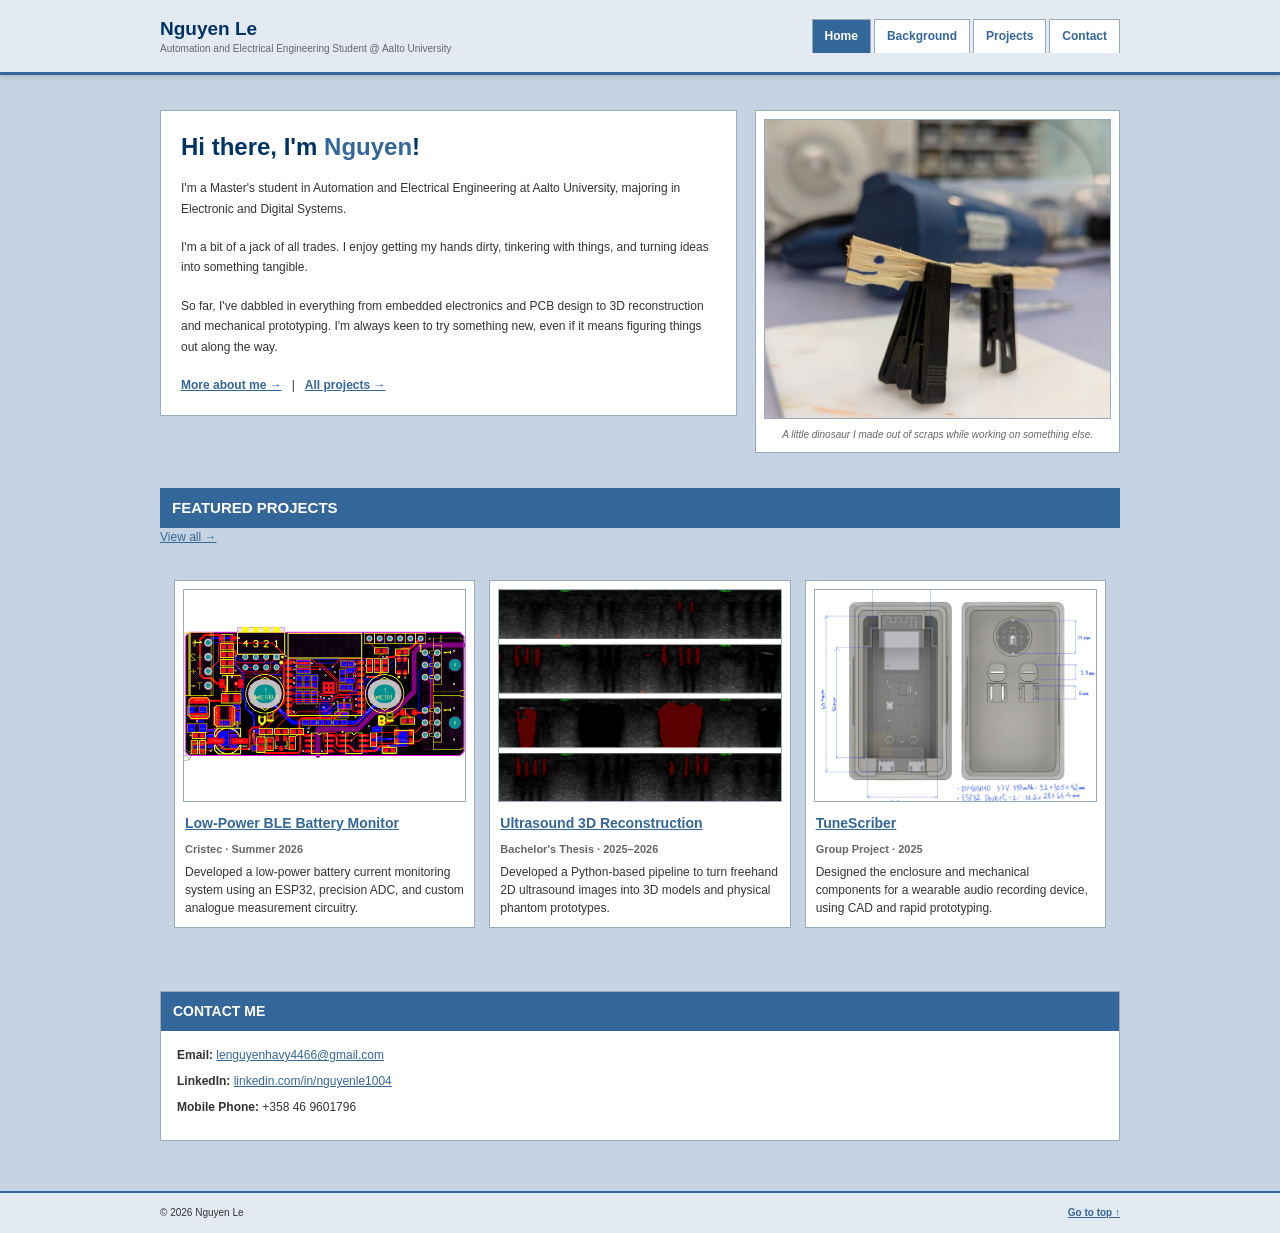
<file: index.html>
<!DOCTYPE html>
<html lang="en">
<head>
    <meta charset="UTF-8">
    <meta name="viewport" content="width=device-width, initial-scale=1.0">
    <meta name="description" content="Personal portfolio website">
    <title>Nguyen Le | Home</title>
    <link rel="stylesheet" href="style.css">
    <script src="script.js" defer></script>
</head>
<body id="top">

    <header class="site-header" id="header">
        <div class="header-container">
            <a class="brand" href="index.html">
                <span class="brand-name">Nguyen Le</span>
                <span class="brand-subtitle">Automation and Electrical Engineering Student @ Aalto University</span>
            </a>

            <nav class="navbar" aria-label="Main navigation">
                <a href="index.html" class="active">Home</a>
                <a href="background.html">Background</a>
                <a href="projects.html">Projects</a>
                <a href="#contact">Contact</a>
            </nav>
        </div>
    </header>

    <main>
        <!-- Introduction: text and photo -->
    <main>

    <!-- INTRODUCTION -->

    <section class="home-intro section-container">

        <div class="intro-text">
            <h1>Hi there, I'm <span class="accent">Nguyen</span>!</h1>

            <p>
                I'm a Master's student in Automation and Electrical 
                Engineering at Aalto University, majoring in Electronic 
                and Digital Systems.
            </p>

            <p>
                I'm a bit of a jack of all trades. I enjoy getting my hands dirty, tinkering with things, and turning ideas into something tangible.
            </p>

            <p>
                So far, I've dabbled in everything from embedded electronics and PCB design to 3D reconstruction and mechanical prototyping. I'm always keen to try something new, even if it means figuring things out along the way.
            </p>

            <p>
                <a class="text-link" href="background.html">More about me →</a>
                &nbsp; | &nbsp;
                <a class="text-link" href="projects.html">All projects →</a>
            </p>
        </div>

        <div class="intro-photo">
            <img
                src="assets/images/dinosaur.jpg"
                alt="Portrait of a scrap dinosaur"
                class="profile-image"
            >
            <p class="image-caption">A little dinosaur I made out of scraps while working on something else.</p>
        </div>

    </section>


    <!-- FEATURED PROJECTS -->

    <section class="featured-section section-container" id="featured-projects">

        <div class="section-heading">
            <h2>FEATURED PROJECTS</h2>
            <a href="projects.html">View all →</a>
        </div>

        <div class="featured-grid">

            <article class="featured-project">
                <a href="projects/battery-monitor.html">
                    <img
                        src="assets/images/battery-monitor-layout.png"
                        alt="Low-power battery monitor project"
                    >
                </a>

                <div class="featured-project-content">
                    <h3>
                        <a href="projects/battery-monitor.html">
                            Low-Power BLE Battery Monitor
                        </a>
                    </h3>

                    <p class="project-meta">
                        Cristec · Summer 2026
                    </p>

                    <p>
                        Developed a low-power battery current monitoring
                        system using an ESP32, precision ADC, and custom
                        analogue measurement circuitry.
                    </p>
                </div>
            </article>


            <article class="featured-project">
                <a href="projects/ultrasound-reconstruction.html">
                    <img
                        src="assets/images/spider_2Dmask_v2.png"
                        alt="Ultrasound 3D reconstruction project"
                    >
                </a>

                <div class="featured-project-content">
                    <h3>
                        <a href="projects/ultrasound-reconstruction.html">
                            Ultrasound 3D Reconstruction
                        </a>
                    </h3>

                    <p class="project-meta">
                        Bachelor's Thesis · 2025–2026
                    </p>

                    <p>
                        Developed a Python-based pipeline to turn
                        freehand 2D ultrasound images into 3D models
                        and physical phantom prototypes.
                    </p>
                </div>
            </article>


            <article class="featured-project">
                <a href="projects/tunescriber.html">
                    <img
                        src="assets/images/tunescriber-sketch.jpg"
                        alt="TuneScriber wearable audio device"
                    >
                </a>

                <div class="featured-project-content">
                    <h3>
                        <a href="projects/tunescriber.html">
                            TuneScriber
                        </a>
                    </h3>

                    <p class="project-meta">
                        Group Project · 2025
                    </p>

                    <p>
                        Designed the enclosure and mechanical components
                        for a wearable audio recording device, using
                        CAD and rapid prototyping.
                    </p>
                </div>
            </article>

        </div>
    </section>


        <!-- Contact -->
        <section class="contact-section" id="contact">
            <div class="section-container contact-container">
                <h2>CONTACT ME</h2>

                <p>
                    <strong>Email:</strong>
                    <a href="mailto:lenguyenhavy4466@gmail.com">
                        lenguyenhavy4466@gmail.com
                    </a>
                </p>

                <p>
                    <strong>LinkedIn:</strong>
                    <a href="http://www.linkedin.com/in/nguyenle1004" target="_blank" rel="noopener noreferrer">
                        linkedin.com/in/nguyenle1004
                    </a>
                </p>

                <p>
                    <strong>Mobile Phone:</strong> +358 46 9601796
                </p>
            </div>
        </section>
    </main>

    <footer class="site-footer">
        <div class="footer-container">
            <span>© <span data-year></span> Nguyen Le</span>
            <a href="#top">Go to top ↑</a>
        </div>
    </footer>

</body>
</html>
</file>
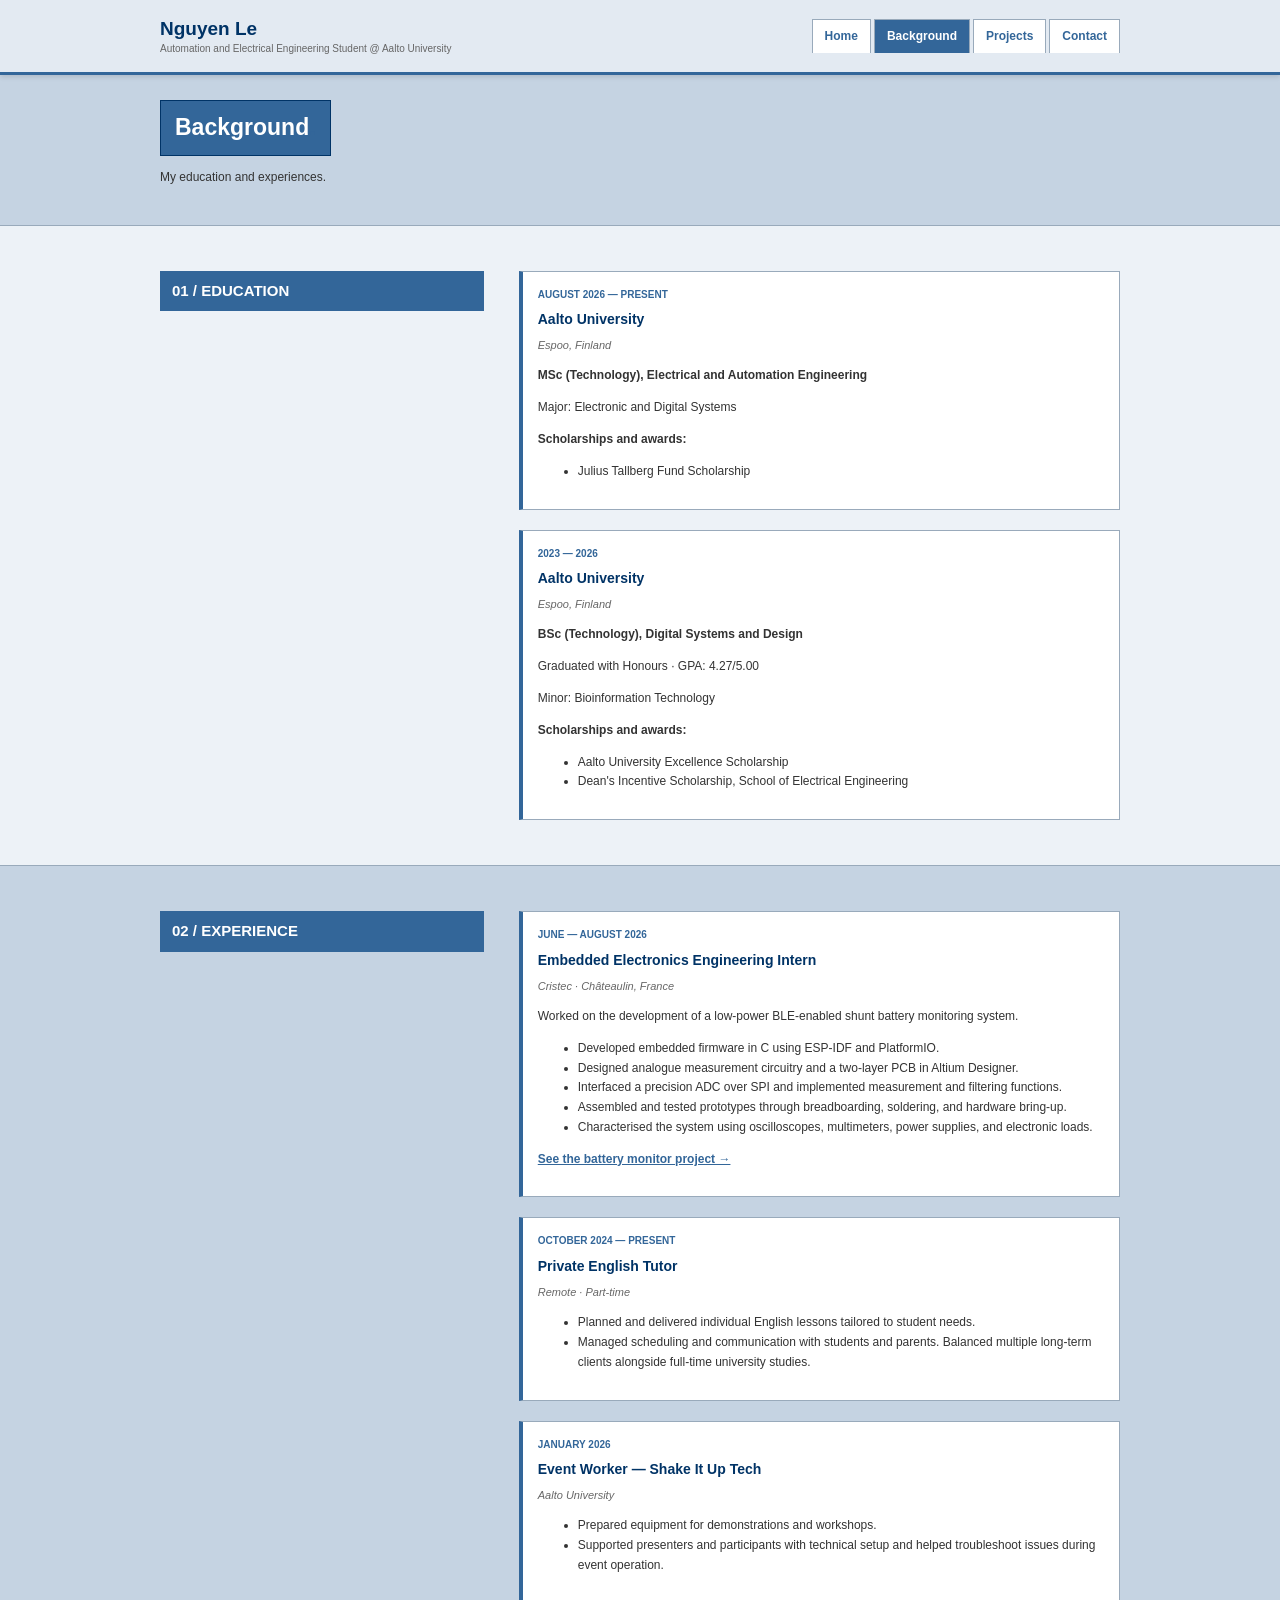
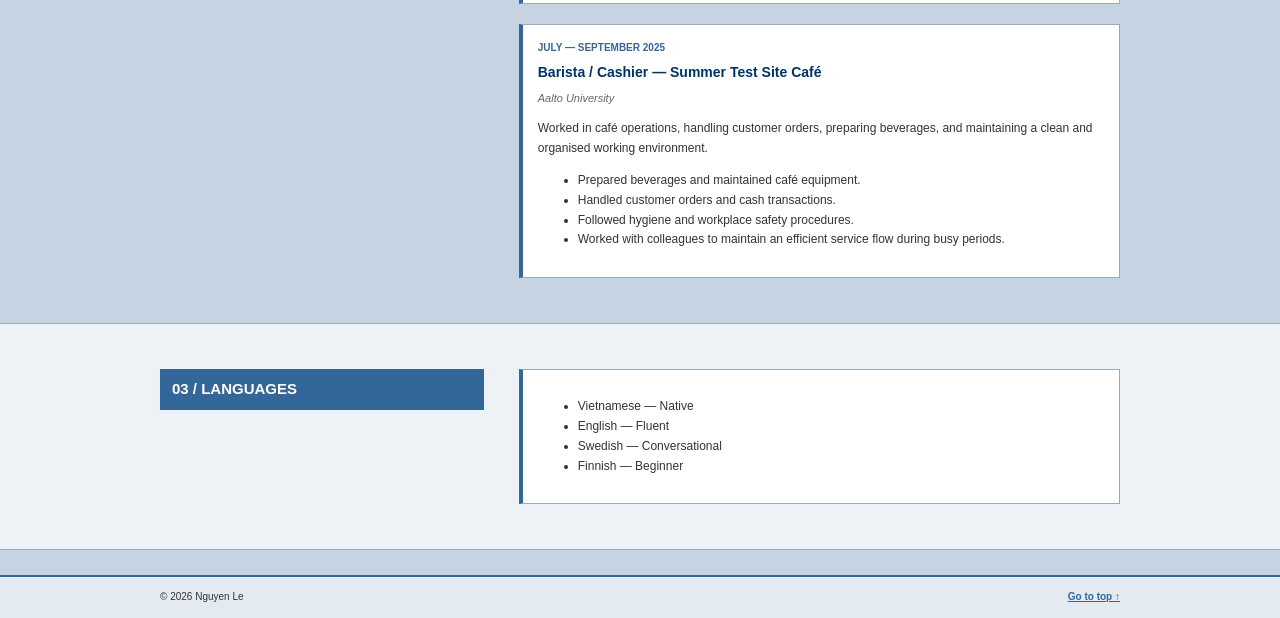
<file: background.html>
<!DOCTYPE html>
<html lang="en">

<head>

    <meta charset="UTF-8">
    <meta name="viewport" content="width=device-width, initial-scale=1.0">

    <title>Nguyen Le | Background</title>

    <link rel="stylesheet" href="style.css">
    <script src="script.js" defer></script>

</head>


<body>

    <!-- HEADER -->

    <header class="site-header" id="header">

        <div class="header-container">

            <a href="index.html" class="brand">

                <span class="brand-name">Nguyen Le</span>

                <span class="brand-subtitle">
                    Automation and Electrical Engineering Student @ Aalto University
                </span>

            </a>


            <nav class="navbar">

                <a href="index.html">Home</a>

                <a href="background.html" class="active">
                    Background
                </a>

                <a href="projects.html">Projects</a>

                <a href="index.html#contact">Contact</a>

            </nav>

        </div>

    </header>


    <main>

        <!-- PAGE INTRO -->

        <section class="page-intro section-container">

            <h1>
                Background<span class="accent">.</span>
            </h1>

            <p class="lead">
                My education and experiences.
            </p>

        </section>


        <!-- EDUCATION -->

        <section class="section section-muted">

            <div class="section-container timeline-layout">

                <div class="timeline-heading">
                    <h2>01 / EDUCATION</h2>

                </div>


                <div class="timeline-list">


                    <article class="timeline-item">

                        <div class="timeline-date">
                            AUGUST 2026 — PRESENT
                        </div>

                        <div>

                            <h3>Aalto University</h3>

                            <p class="item-subtitle">
                                Espoo, Finland
                            </p>

                            <p>
                                <strong>MSc (Technology), Electrical and Automation Engineering</strong>
                            </p>

                            <p>
                                Major: Electronic and Digital Systems
                            </p>

                            <p>
                                <strong>Scholarships and awards:</strong>
                            </p>

                            <ul>
                                <li>Julius Tallberg Fund Scholarship</li>
                            </ul>

                        </div>

                    </article>


                    <article class="timeline-item">

                        <div class="timeline-date">
                            2023 — 2026
                        </div>

                        <div>

                            <h3>Aalto University</h3>

                            <p class="item-subtitle">
                                Espoo, Finland
                            </p>

                            <p>
                                <strong>BSc (Technology), Digital Systems and Design</strong>
                            </p>

                            <p>
                                Graduated with Honours · GPA: 4.27/5.00
                            </p>

                            <p>
                                Minor: Bioinformation Technology
                            </p>

                            <p>
                                <strong>Scholarships and awards:</strong>
                            </p>

                            <ul>
                                <li>Aalto University Excellence Scholarship</li>
                                <li>Dean's Incentive Scholarship, School of Electrical Engineering</li>
                            </ul>

                        </div>

                    </article>


                </div>

            </div>

        </section>


        <!-- EXPERIENCE -->

        <section class="section">

            <div class="section-container timeline-layout">

                <div class="timeline-heading">
                    <h2>02 / EXPERIENCE</h2>

                </div>


                <div class="timeline-list">


                    <article class="timeline-item">

                        <div class="timeline-date">
                            JUNE — AUGUST 2026
                        </div>

                        <div>

                            <h3>Embedded Electronics Engineering Intern</h3>

                            <p class="item-subtitle">
                                Cristec · Châteaulin, France
                            </p>

                            <p>
                                Worked on the development of a low-power BLE-enabled
                                shunt battery monitoring system.
                            </p>

                            <ul>
                                <li>Developed embedded firmware in C using ESP-IDF and PlatformIO.</li>
                                <li>Designed analogue measurement circuitry and a two-layer PCB in Altium Designer.</li>
                                <li>Interfaced a precision ADC over SPI and implemented measurement and filtering functions.</li>
                                <li>Assembled and tested prototypes through breadboarding, soldering, and hardware bring-up.</li>
                                <li>Characterised the system using oscilloscopes, multimeters, power supplies, and electronic loads.</li>
                            </ul>

                            <p>
                                <a href="projects/battery-monitor.html" class="text-link">
                                    See the battery monitor project →
                                </a>
                            </p>

                        </div>

                    </article>


                    <article class="timeline-item">

                        <div class="timeline-date">
                            OCTOBER 2024 — PRESENT
                        </div>

                        <div>

                            <h3>Private English Tutor</h3>

                            <p class="item-subtitle">
                                Remote · Part-time
                            </p>

                            <ul>
                                <li>Planned and delivered individual English lessons tailored to student needs.</li>
                                <li>Managed scheduling and communication with students and parents. Balanced multiple long-term clients alongside full-time university studies.</li>
                            </ul>

                        </div>

                    </article>


                    <article class="timeline-item">

                        <div class="timeline-date">
                            JANUARY 2026
                        </div>

                        <div>

                            <h3>Event Worker — Shake It Up Tech</h3>

                            <p class="item-subtitle">
                                Aalto University
                            </p>

                            <ul>
                                <li>Prepared equipment for demonstrations and workshops.</li>
                                <li>Supported presenters and participants with technical setup and helped troubleshoot issues during event operation.</li>
                            </ul>

                        </div>

                    </article>


                    <article class="timeline-item">

                        <div class="timeline-date">
                            JULY — SEPTEMBER 2025
                        </div>

                        <div>

                            <h3>Barista / Cashier — Summer Test Site Café</h3>

                            <p class="item-subtitle">
                                Aalto University
                            </p>

                            <p>
                                Worked in café operations, handling customer orders,
                                preparing beverages, and maintaining a clean and
                                organised working environment.
                            </p>

                            <ul>
                                <li>Prepared beverages and maintained café equipment.</li>
                                <li>Handled customer orders and cash transactions.</li>
                                <li>Followed hygiene and workplace safety procedures.</li>
                                <li>Worked with colleagues to maintain an efficient service flow during busy periods.</li>
                            </ul>

                        </div>

                    </article>


                </div>

            </div>

        </section>


        <!-- LANGUAGES -->

        <section class="section section-muted">

            <div class="section-container timeline-layout">

                <div class="timeline-heading">

                    <h2>03 / LANGUAGES</h2>

                </div>

                <div class="timeline-list">

                    <article class="timeline-item">
                        
                            <ul>
                                <li>Vietnamese — Native</li>
                                <li>English — Fluent</li>
                                <li>Swedish — Conversational</li>
                                <li>Finnish — Beginner</li>
                            </ul>

                        </div>

                    </article>

                </div>

            </div>

        </section>

    </main>


    <!-- FOOTER -->

    <footer class="site-footer">

        <div class="footer-container">

            <span>© <span data-year></span> Nguyen Le</span>

            <a href="#">Go to top ↑</a>

        </div>

    </footer>

</body>

</html>
</file>
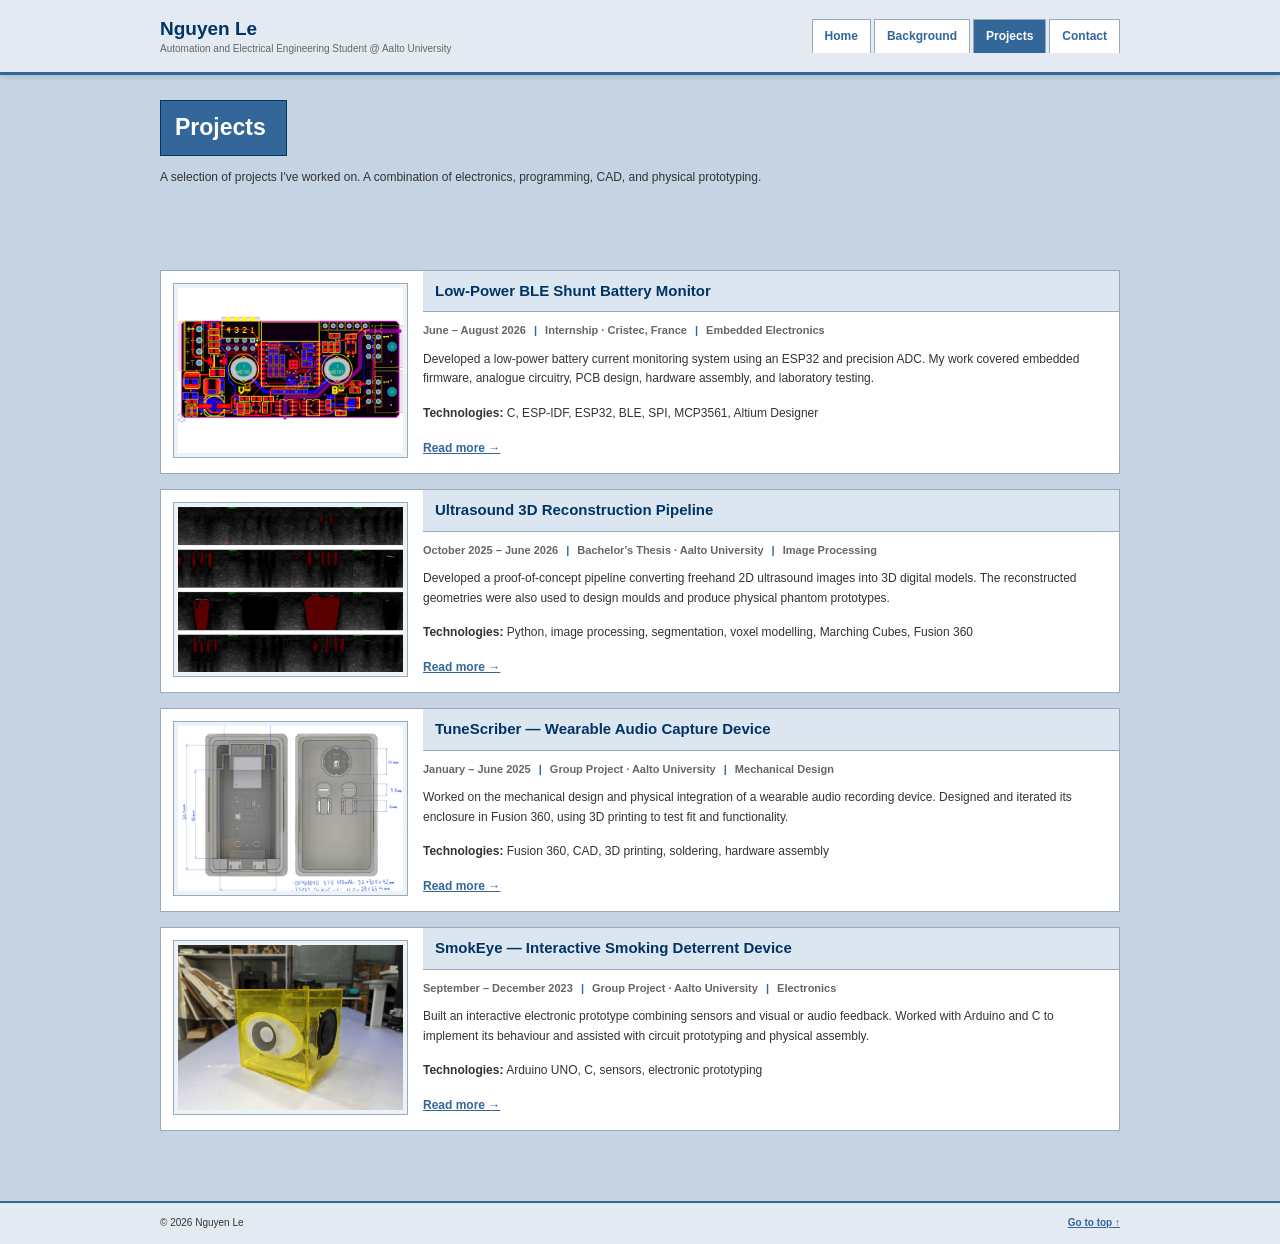
<file: projects.html>
<!DOCTYPE html>
<html lang="en">

<head>

    <meta charset="UTF-8">
    <meta name="viewport" content="width=device-width, initial-scale=1.0">

    <meta name="description" content="Engineering projects by Nguyen Le, including embedded electronics, PCB design, image processing, and prototyping.">

    <title>Nguyen Le | Projects</title>

    <link rel="stylesheet" href="style.css">
    <script src="script.js" defer></script>

</head>


<body id="top">


    <!-- HEADER -->

    <header class="site-header" id="header">

        <div class="header-container">

            <a class="brand" href="index.html">

                <span class="brand-name">Nguyen Le</span>

                <span class="brand-subtitle">
                    Automation and Electrical Engineering Student @ Aalto University
                </span>

            </a>


            <nav class="navbar" aria-label="Main navigation">

                <a href="index.html">Home</a>

                <a href="background.html">Background</a>

                <a href="projects.html" class="active">Projects</a>

                <a href="index.html#contact">Contact</a>

            </nav>

        </div>

    </header>


    <main>


        <!-- PAGE INTRO -->

        <section class="page-intro">

            <div class="section-container">

                <h1>
                    Projects<span class="accent">.</span>
                </h1>

                <p class="lead">
                    A selection of projects I've worked on. A combination of electronics,
                    programming, CAD, and physical prototyping.
                </p>

            </div>

        </section>


        <!-- PROJECT LIST -->

        <section class="section">

            <div class="section-container project-list">


                <!-- PROJECT 1: BATTERY MONITOR -->

                <article class="project-row">

                    <a class="project-thumbnail" href="projects/battery-monitor.html">

                        <img
                            src="assets/images/battery-monitor-layout.png"
                            alt="Low-power BLE battery monitor"
                        >

                    </a>


                    <div class="project-info">

                        <h2>
                            <a href="projects/battery-monitor.html">
                                Low-Power BLE Shunt Battery Monitor
                            </a>
                        </h2>

                        <p class="project-meta">
                            June – August 2026
                            <span>|</span>
                            Internship · Cristec, France
                            <span>|</span>
                            Embedded Electronics
                        </p>

                        <p>
                            Developed a low-power battery current monitoring
                            system using an ESP32 and precision ADC. My work
                            covered embedded firmware, analogue circuitry,
                            PCB design, hardware assembly, and laboratory testing.
                        </p>

                        <p>
                            <strong>Technologies:</strong>
                            C, ESP-IDF, ESP32, BLE, SPI, MCP3561, Altium Designer
                        </p>

                        <a class="text-link" href="projects/battery-monitor.html">
                            Read more →
                        </a>

                    </div>

                </article>


                <!-- PROJECT 2: ULTRASOUND RECONSTRUCTION -->

                <article class="project-row">

                    <a class="project-thumbnail" href="projects/ultrasound-reconstruction.html">

                        <img
                            src="assets/images/spider_2Dmask_v2.png"
                            alt="Ultrasound 3D reconstruction"
                        >

                    </a>


                    <div class="project-info">

                        <h2>
                            <a href="projects/ultrasound-reconstruction.html">
                                Ultrasound 3D Reconstruction Pipeline
                            </a>
                        </h2>

                        <p class="project-meta">
                            October 2025 – June 2026
                            <span>|</span>
                            Bachelor's Thesis · Aalto University
                            <span>|</span>
                            Image Processing
                        </p>

                        <p>
                            Developed a proof-of-concept pipeline converting
                            freehand 2D ultrasound images into 3D digital models.
                            The reconstructed geometries were also used to
                            design moulds and produce physical phantom prototypes.
                        </p>

                        <p>
                            <strong>Technologies:</strong>
                            Python, image processing, segmentation, voxel modelling,
                            Marching Cubes, Fusion 360
                        </p>

                        <a class="text-link" href="projects/ultrasound-reconstruction.html">
                            Read more →
                        </a>

                    </div>

                </article>


                <!-- PROJECT 3: TUNESCRIBER -->

                <article class="project-row">

                    <a class="project-thumbnail" href="projects/tunescriber.html">

                        <img
                            src="assets/images/tunescriber-sketch.jpg"
                            alt="TuneScriber wearable audio capture device"
                        >

                    </a>


                    <div class="project-info">

                        <h2>
                            <a href="projects/tunescriber.html">
                                TuneScriber — Wearable Audio Capture Device
                            </a>
                        </h2>

                        <p class="project-meta">
                            January – June 2025
                            <span>|</span>
                            Group Project · Aalto University
                            <span>|</span>
                            Mechanical Design
                        </p>

                        <p>
                            Worked on the mechanical design and physical
                            integration of a wearable audio recording device.
                            Designed and iterated its enclosure in Fusion 360,
                            using 3D printing to test fit and functionality.
                        </p>

                        <p>
                            <strong>Technologies:</strong>
                            Fusion 360, CAD, 3D printing, soldering, hardware assembly
                        </p>

                        <a class="text-link" href="projects/tunescriber.html">
                            Read more →
                        </a>

                    </div>

                </article>


                <!-- PROJECT 4: SMOKEYE -->

                <article class="project-row">

                    <a class="project-thumbnail" href="projects/smokeye.html">

                        <img
                            src="assets/images/smokeye-proto-assembled.jpg"
                            alt="SmokEye interactive smoking deterrent device"
                        >

                    </a>


                    <div class="project-info">

                        <h2>
                            <a href="projects/smokeye.html">
                                SmokEye — Interactive Smoking Deterrent Device
                            </a>
                        </h2>

                        <p class="project-meta">
                            September – December 2023
                            <span>|</span>
                            Group Project · Aalto University
                            <span>|</span>
                            Electronics
                        </p>

                        <p>
                            Built an interactive electronic prototype combining
                            sensors and visual or audio feedback. Worked with
                            Arduino and C to implement its behaviour and assisted
                            with circuit prototyping and physical assembly.
                        </p>

                        <p>
                            <strong>Technologies:</strong>
                            Arduino UNO, C, sensors, electronic prototyping
                        </p>

                        <a class="text-link" href="projects/smokeye.html">
                            Read more →
                        </a>

                    </div>

                </article>


            </div>

        </section>


    </main>


    <!-- FOOTER -->

    <footer class="site-footer">

        <div class="footer-container">

            <span>© <span data-year></span> Nguyen Le</span>

            <a href="#">Go to top ↑</a>

        </div>

    </footer>


</body>

</html>
</file>
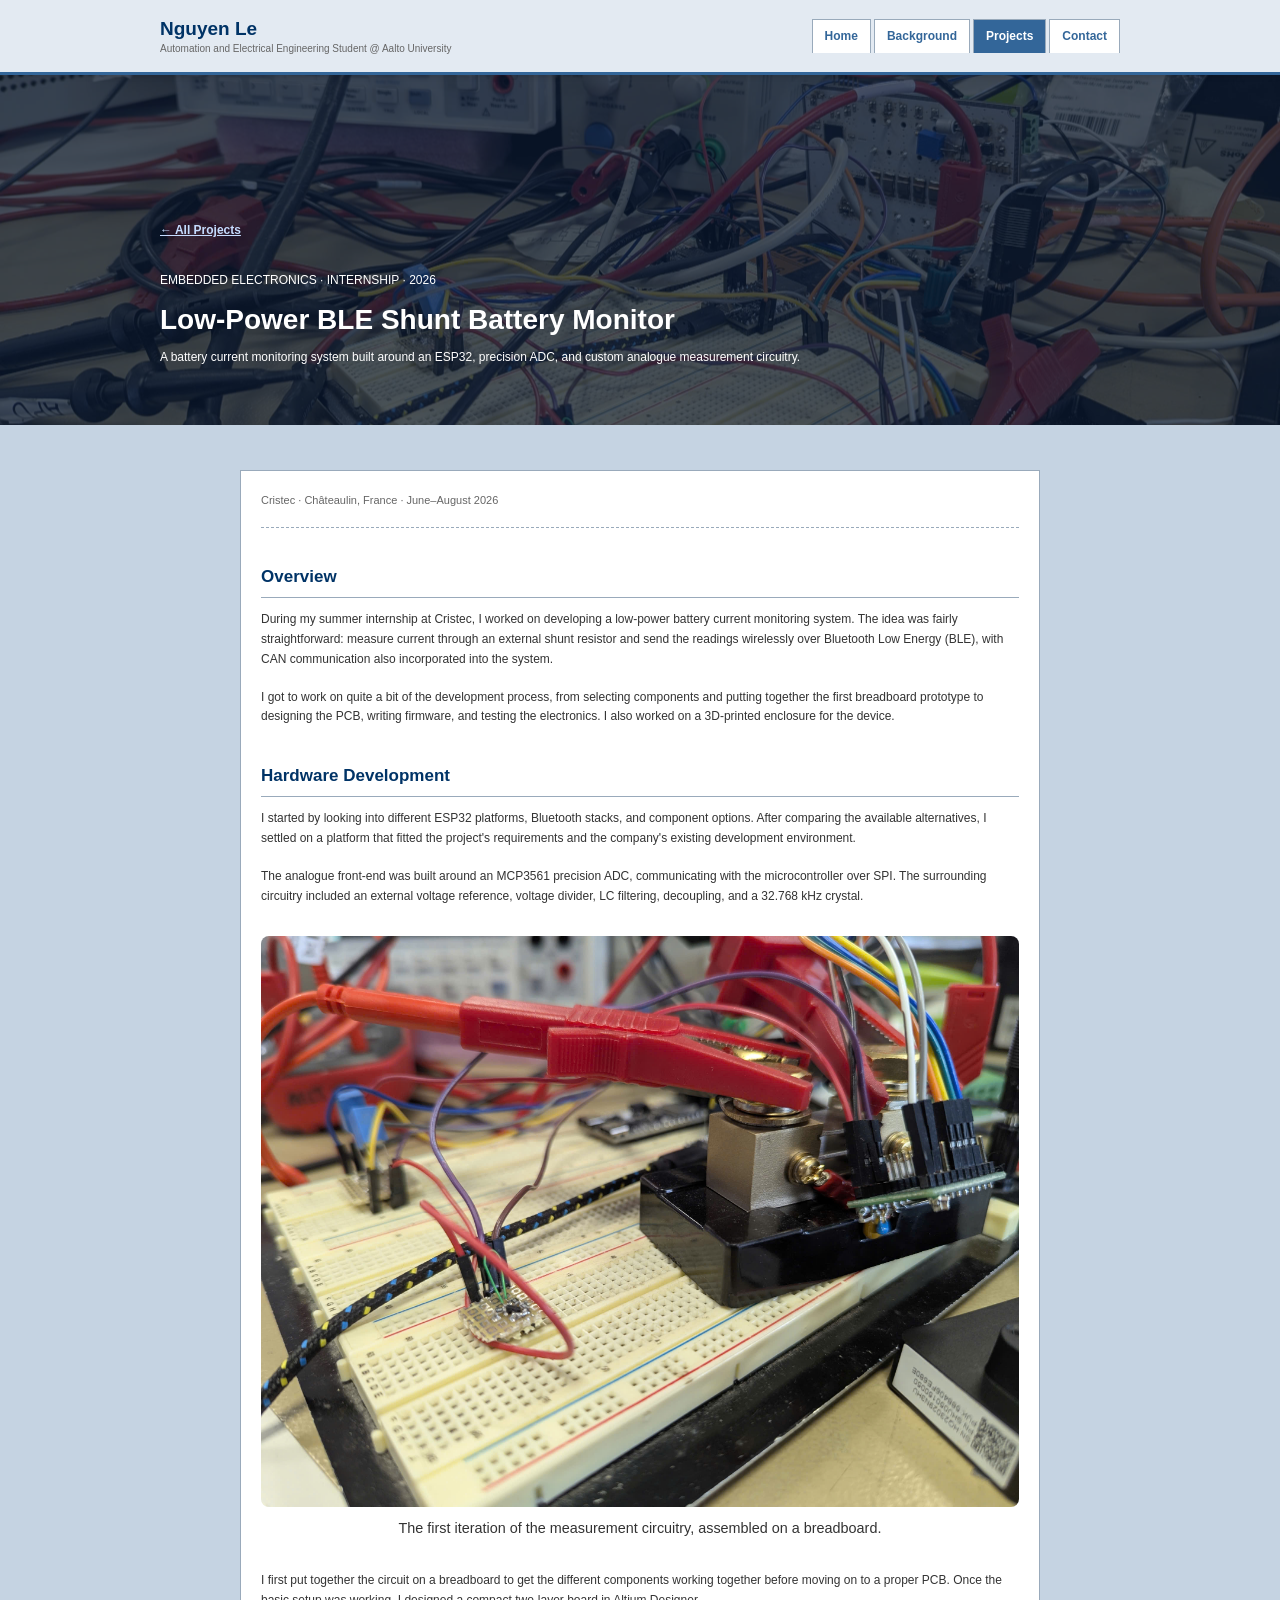
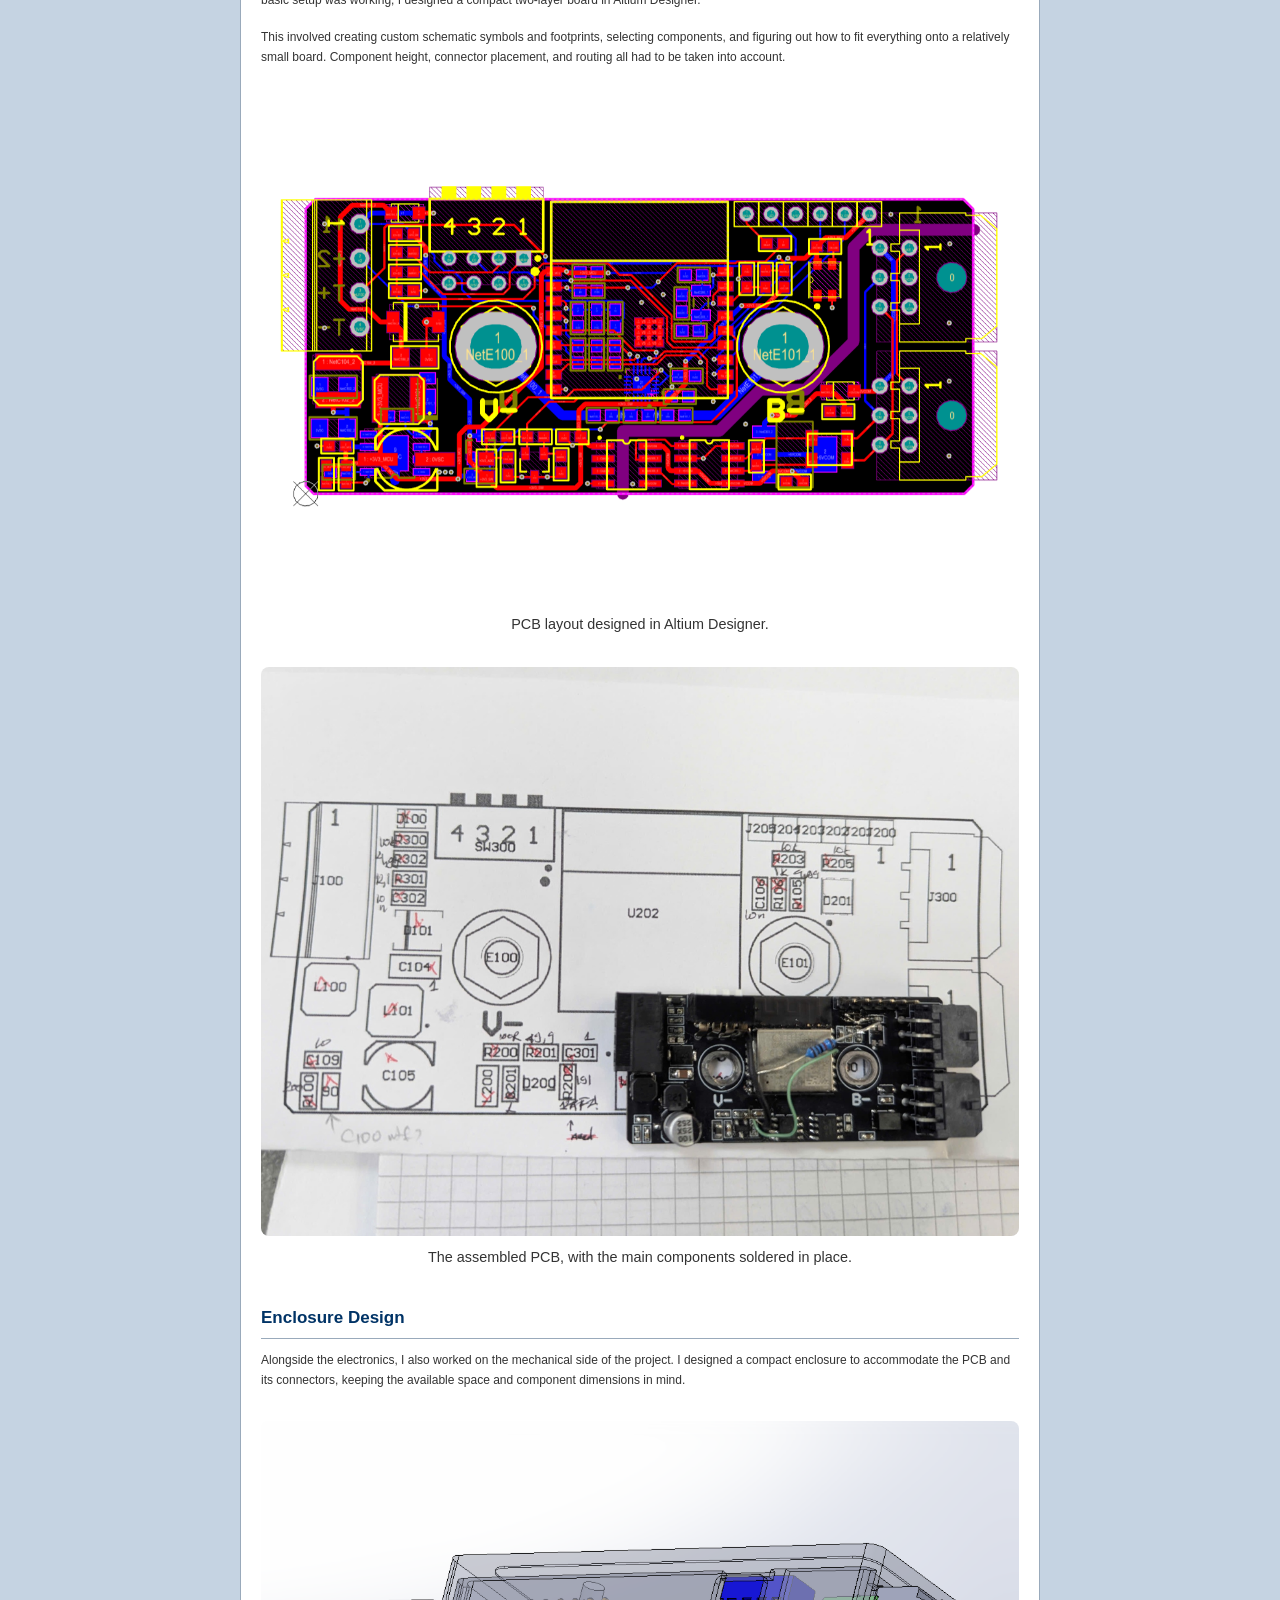
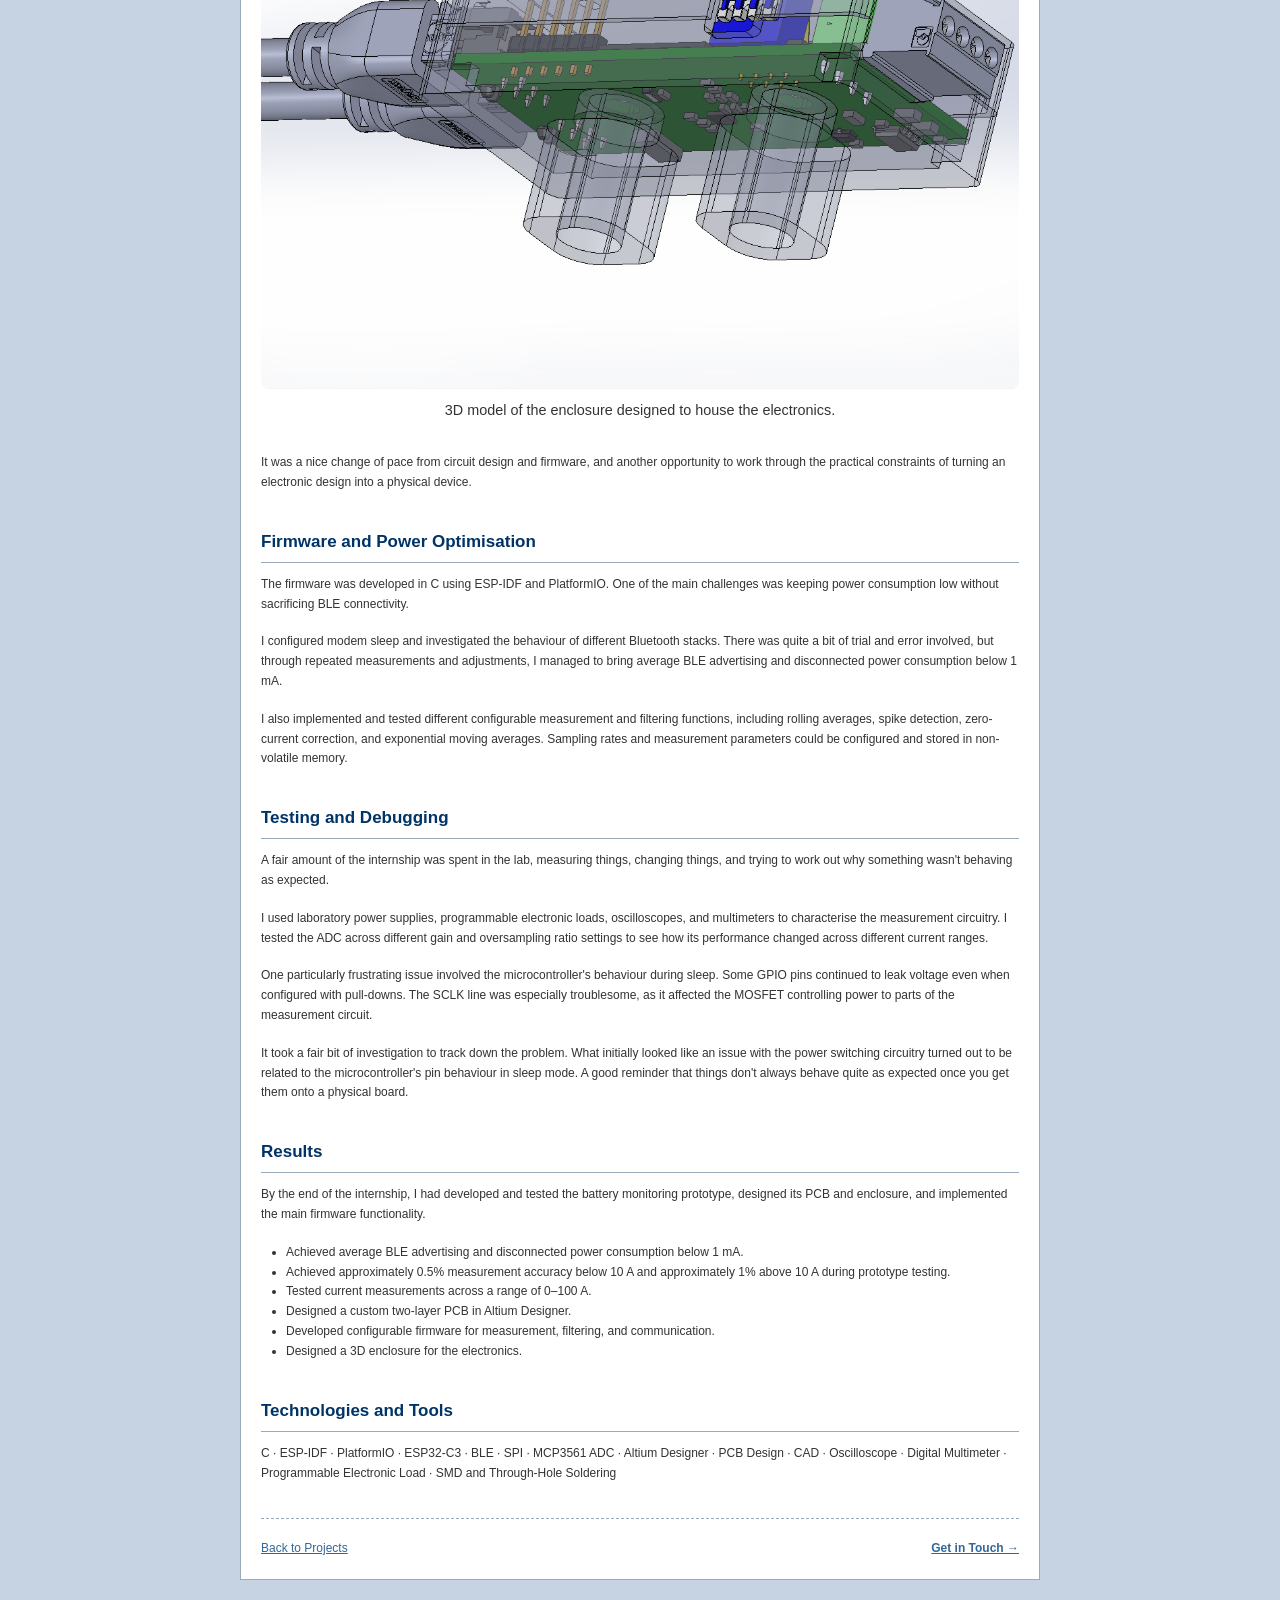
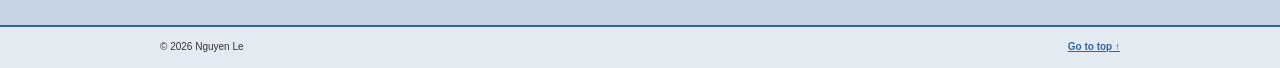
<file: projects/battery-monitor.html>
<!DOCTYPE html>
<html lang="en">

<head>
    <meta charset="UTF-8">
    <meta name="viewport" content="width=device-width, initial-scale=1.0">

    <meta name="description" content="A low-power BLE shunt battery monitoring system developed during an embedded electronics engineering internship at Cristec.">

    <title>Project | Low-Power BLE Battery Monitor</title>

    <link rel="stylesheet" href="../style.css">
    <script src="../script.js" defer></script>
</head>

<body id="top">

    <!-- HEADER -->

    <header class="site-header" id="header">
        <div class="header-container">

            <a href="../index.html" class="brand">
                <span class="brand-name">Nguyen Le</span>
                <span class="brand-subtitle">
                    Automation and Electrical Engineering Student @ Aalto University
                </span>
            </a>

            <nav class="navbar" aria-label="Main navigation">
                <a href="../index.html">Home</a>
                <a href="../background.html">Background</a>
                <a href="../projects.html" class="active">Projects</a>
                <a href="../index.html#contact">Contact</a>
            </nav>

        </div>
    </header>


    <main>

        <!-- PROJECT HEADER -->

        <section class="article-hero">

            <img
                src="../assets/images/battery-monitor-bench.jpg"
                alt="Battery monitoring electronics and laboratory workbench"
                class="article-background"
            >

            <div class="article-overlay"></div>

            <div class="article-hero-content">

                <a href="../projects.html" class="back-link">
                    ← All Projects
                </a>

                <p class="eyebrow">
                    EMBEDDED ELECTRONICS · INTERNSHIP · 2026
                </p>

                <h1>
                    Low-Power BLE Shunt Battery Monitor
                </h1>

                <p class="lead">
                    A battery current monitoring system built around
                    an ESP32, precision ADC, and custom analogue
                    measurement circuitry.
                </p>

            </div>

        </section>


        <!-- PROJECT ARTICLE -->

        <article class="article-content">


            <!-- OVERVIEW -->

            <section>

                <p class="article-meta">
                    Cristec · Châteaulin, France · June–August 2026
                </p>

                <h2>Overview</h2>

                <p>
                    During my summer internship at Cristec, I worked on
                    developing a low-power battery current monitoring
                    system. The idea was fairly straightforward: measure
                    current through an external shunt resistor and send
                    the readings wirelessly over Bluetooth Low Energy
                    (BLE), with CAN communication also incorporated
                    into the system.
                </p>

                <p>
                    I got to work on quite a bit of the development
                    process, from selecting components and putting
                    together the first breadboard prototype to designing
                    the PCB, writing firmware, and testing the electronics.
                    I also worked on a 3D-printed enclosure for the device.
                </p>

            </section>


            <!-- HARDWARE DEVELOPMENT -->

            <section>

                <h2>Hardware Development</h2>

                <p>
                    I started by looking into different ESP32 platforms,
                    Bluetooth stacks, and component options. After
                    comparing the available alternatives, I settled on
                    a platform that fitted the project's requirements
                    and the company's existing development environment.
                </p>

                <p>
                    The analogue front-end was built around an MCP3561
                    precision ADC, communicating with the microcontroller
                    over SPI. The surrounding circuitry included an
                    external voltage reference, voltage divider,
                    LC filtering, decoupling, and a 32.768 kHz crystal.
                </p>

                <figure class="article-media">

                    <img
                        src="../assets/images/battery-monitor-breadboard.jpg"
                        alt="Breadboard prototype of the battery monitoring circuit"
                        loading="lazy"
                    >

                    <figcaption>
                        The first iteration of the measurement circuitry,
                        assembled on a breadboard.
                    </figcaption>

                </figure>

                <p>
                    I first put together the circuit on a breadboard
                    to get the different components working together
                    before moving on to a proper PCB. Once the basic
                    setup was working, I designed a compact two-layer
                    board in Altium Designer.
                </p>

                <p>
                    This involved creating custom schematic symbols
                    and footprints, selecting components, and figuring
                    out how to fit everything onto a relatively small
                    board. Component height, connector placement, and
                    routing all had to be taken into account.
                </p>

                <figure class="article-media">

                    <img
                        src="../assets/images/battery-monitor-layout.png"
                        alt="Two-layer battery monitor PCB layout in Altium Designer"
                        loading="lazy"
                    >

                    <figcaption>
                        PCB layout designed in Altium Designer.
                    </figcaption>

                </figure>

                <figure class="article-media">

                    <img
                        src="../assets/images/battery-monitor-pcb.jpg"
                        alt="Assembled battery monitor printed circuit board"
                        loading="lazy"
                    >

                    <figcaption>
                        The assembled PCB, with the main components
                        soldered in place.
                    </figcaption>

                </figure>

            </section>


            <!-- ENCLOSURE -->

            <section>

                <h2>Enclosure Design</h2>

                <p>
                    Alongside the electronics, I also worked on the
                    mechanical side of the project. I designed a
                    compact enclosure to accommodate the PCB and
                    its connectors, keeping the available space
                    and component dimensions in mind.
                </p>

                <figure class="article-media">

                    <img
                        src="../assets/images/battery-monitor-enclosure-1.PNG"
                        alt="3D CAD model of the battery monitor enclosure"
                        loading="lazy"
                    >

                    <figcaption>
                        3D model of the enclosure designed to house
                        the electronics.
                    </figcaption>

                </figure>

                <p>
                    It was a nice change of pace from circuit design
                    and firmware, and another opportunity to work
                    through the practical constraints of turning
                    an electronic design into a physical device.
                </p>

            </section>


            <!-- FIRMWARE -->

            <section>

                <h2>Firmware and Power Optimisation</h2>

                <p>
                    The firmware was developed in C using ESP-IDF
                    and PlatformIO. One of the main challenges
                    was keeping power consumption low without
                    sacrificing BLE connectivity.
                </p>

                <p>
                    I configured modem sleep and investigated
                    the behaviour of different Bluetooth stacks.
                    There was quite a bit of trial and error involved,
                    but through repeated measurements and adjustments,
                    I managed to bring average BLE advertising and
                    disconnected power consumption below 1 mA.
                </p>

                <p>
                    I also implemented and tested different configurable measurement
                    and filtering functions, including rolling
                    averages, spike detection, zero-current correction,
                    and exponential moving averages. Sampling rates
                    and measurement parameters could be configured
                    and stored in non-volatile memory.
                </p>

            </section>


            <!-- TESTING AND DEBUGGING -->

            <section>

                <h2>Testing and Debugging</h2>

                <p>
                    A fair amount of the internship was spent in
                    the lab, measuring things, changing things,
                    and trying to work out why something wasn't
                    behaving as expected.
                </p>

                <p>
                    I used laboratory power supplies, programmable
                    electronic loads, oscilloscopes, and multimeters
                    to characterise the measurement circuitry.
                    I tested the ADC across different gain and
                    oversampling ratio settings to see how its
                    performance changed across different current ranges.
                </p>

                <p>
                    One particularly frustrating issue involved
                    the microcontroller's behaviour during sleep.
                    Some GPIO pins continued to leak voltage even
                    when configured with pull-downs. The SCLK line
                    was especially troublesome, as it affected
                    the MOSFET controlling power to parts of the
                    measurement circuit.
                </p>

                <p>
                    It took a fair bit of investigation to track
                    down the problem. What initially looked like
                    an issue with the power switching circuitry
                    turned out to be related to the microcontroller's
                    pin behaviour in sleep mode. A good reminder
                    that things don't always behave quite as
                    expected once you get them onto a physical board.
                </p>

            </section>


            <!-- RESULTS -->

            <section>

                <h2>Results</h2>

                <p>
                    By the end of the internship, I had developed
                    and tested the battery monitoring prototype,
                    designed its PCB and enclosure, and implemented
                    the main firmware functionality.
                </p>

                <ul>
                    <li>
                        Achieved average BLE advertising and
                        disconnected power consumption below 1 mA.
                    </li>

                    <li>
                        Achieved approximately 0.5% measurement
                        accuracy below 10 A and approximately 1%
                        above 10 A during prototype testing.
                    </li>

                    <li>
                        Tested current measurements across a range
                        of 0–100 A.
                    </li>

                    <li>
                        Designed a custom two-layer PCB in
                        Altium Designer.
                    </li>

                    <li>
                        Developed configurable firmware for
                        measurement, filtering, and communication.
                    </li>

                    <li>
                        Designed a 3D enclosure for the electronics.
                    </li>
                </ul>

            </section>


            <!-- TECHNOLOGIES -->

            <section>

                <h2>Technologies and Tools</h2>

                <p>
                    C · ESP-IDF · PlatformIO · ESP32-C3 · BLE ·
                    SPI · MCP3561 ADC · Altium Designer · PCB Design ·
                    CAD · Oscilloscope · Digital Multimeter ·
                    Programmable Electronic Load · SMD and
                    Through-Hole Soldering
                </p>

            </section>


            <!-- ARTICLE FOOTER -->

            <div class="article-end">

                <a href="../projects.html" class="button">
                    Back to Projects
                </a>

                <a href="../index.html#contact" class="text-link">
                    Get in Touch →
                </a>

            </div>


        </article>

    </main>


    <!-- FOOTER -->

    <footer class="site-footer">

        <div class="footer-container">

            <span>© <span data-year></span> Nguyen Le</span>

            <a href="#top">Go to top ↑</a>

        </div>

    </footer>

</body>
</html>
</file>
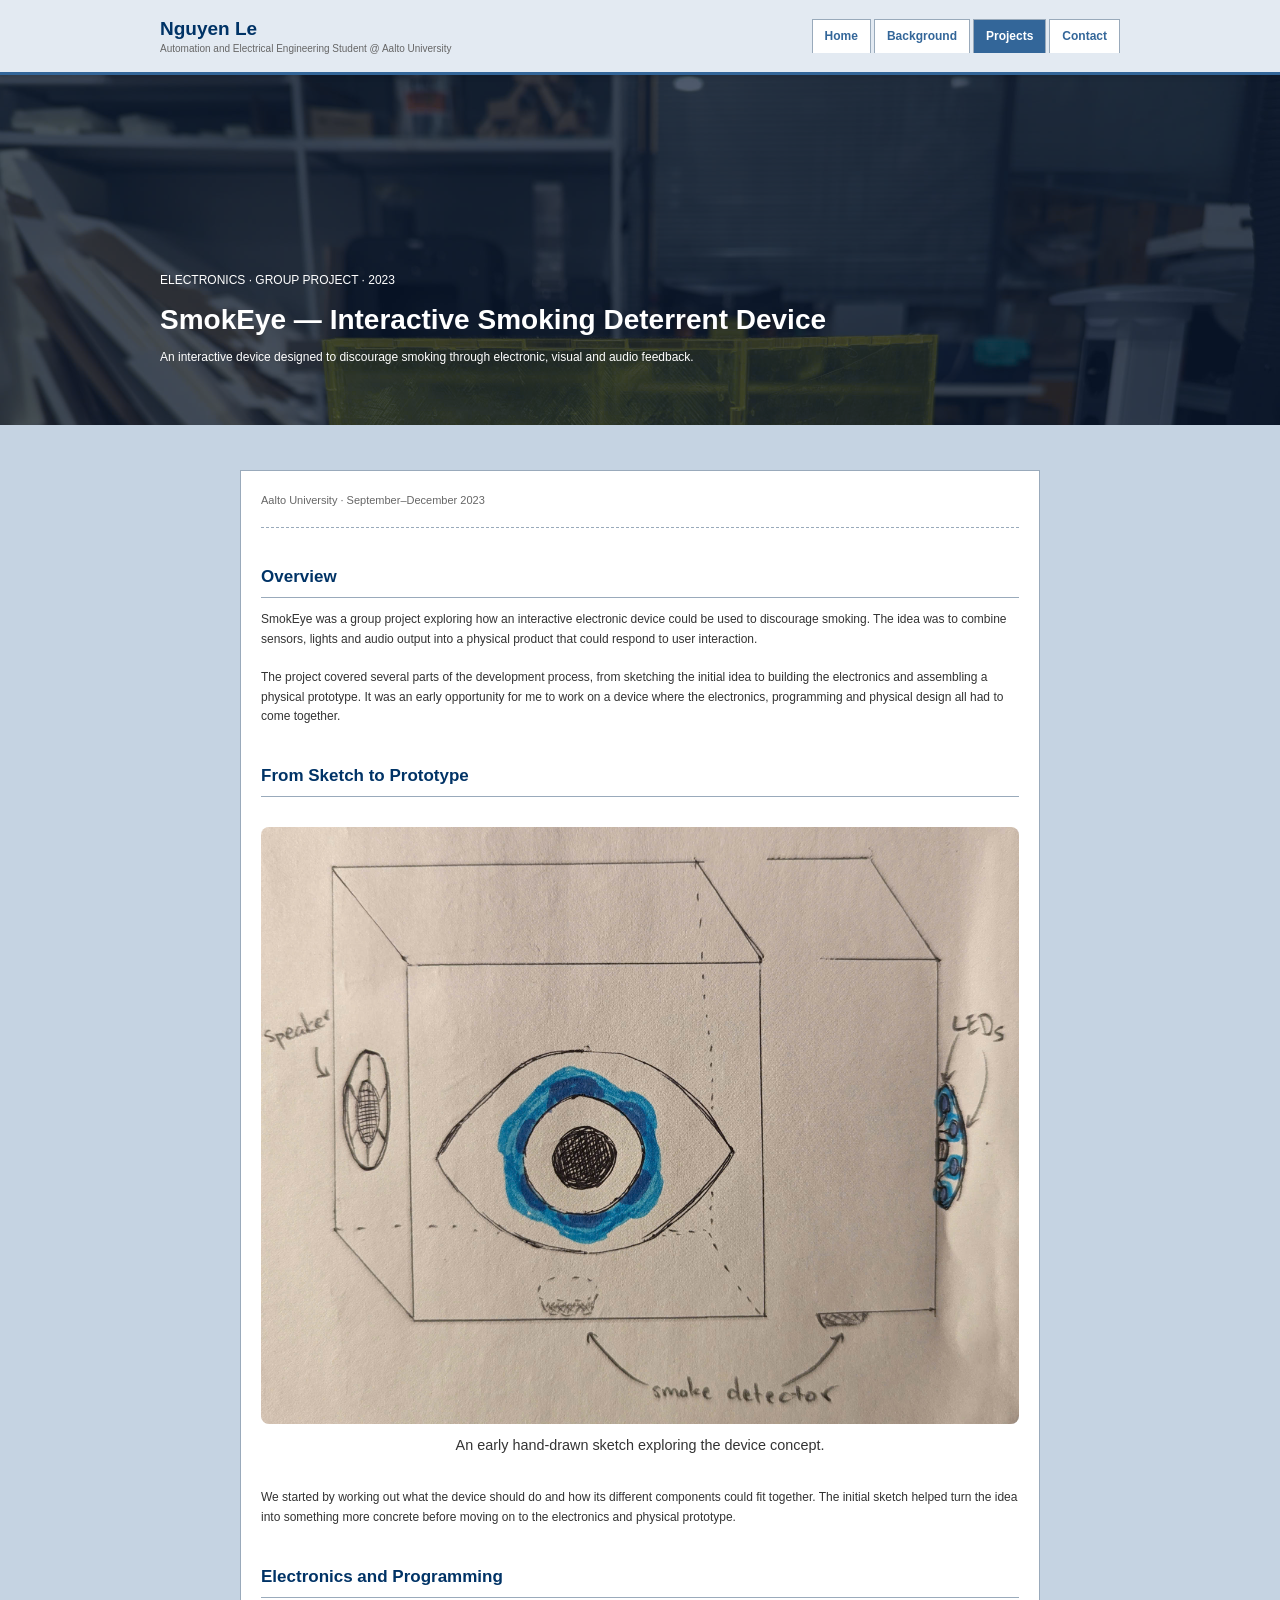
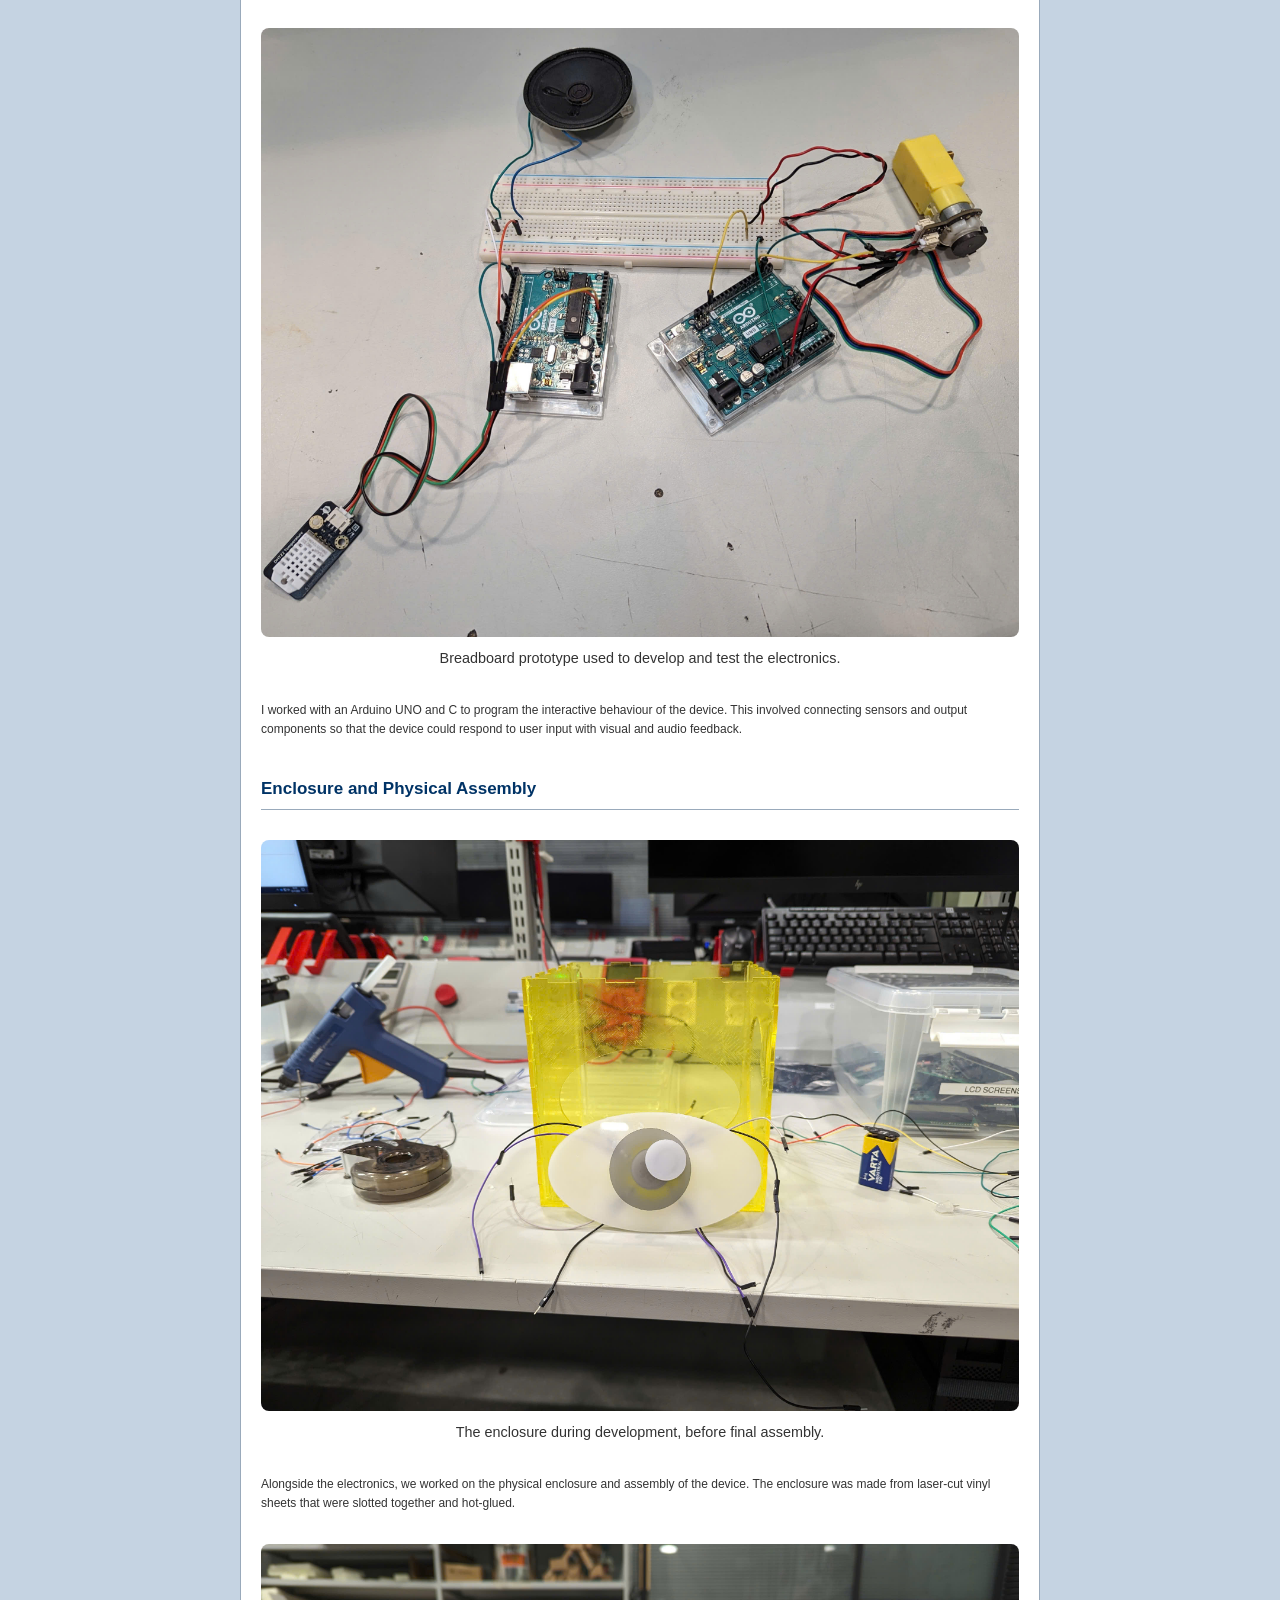
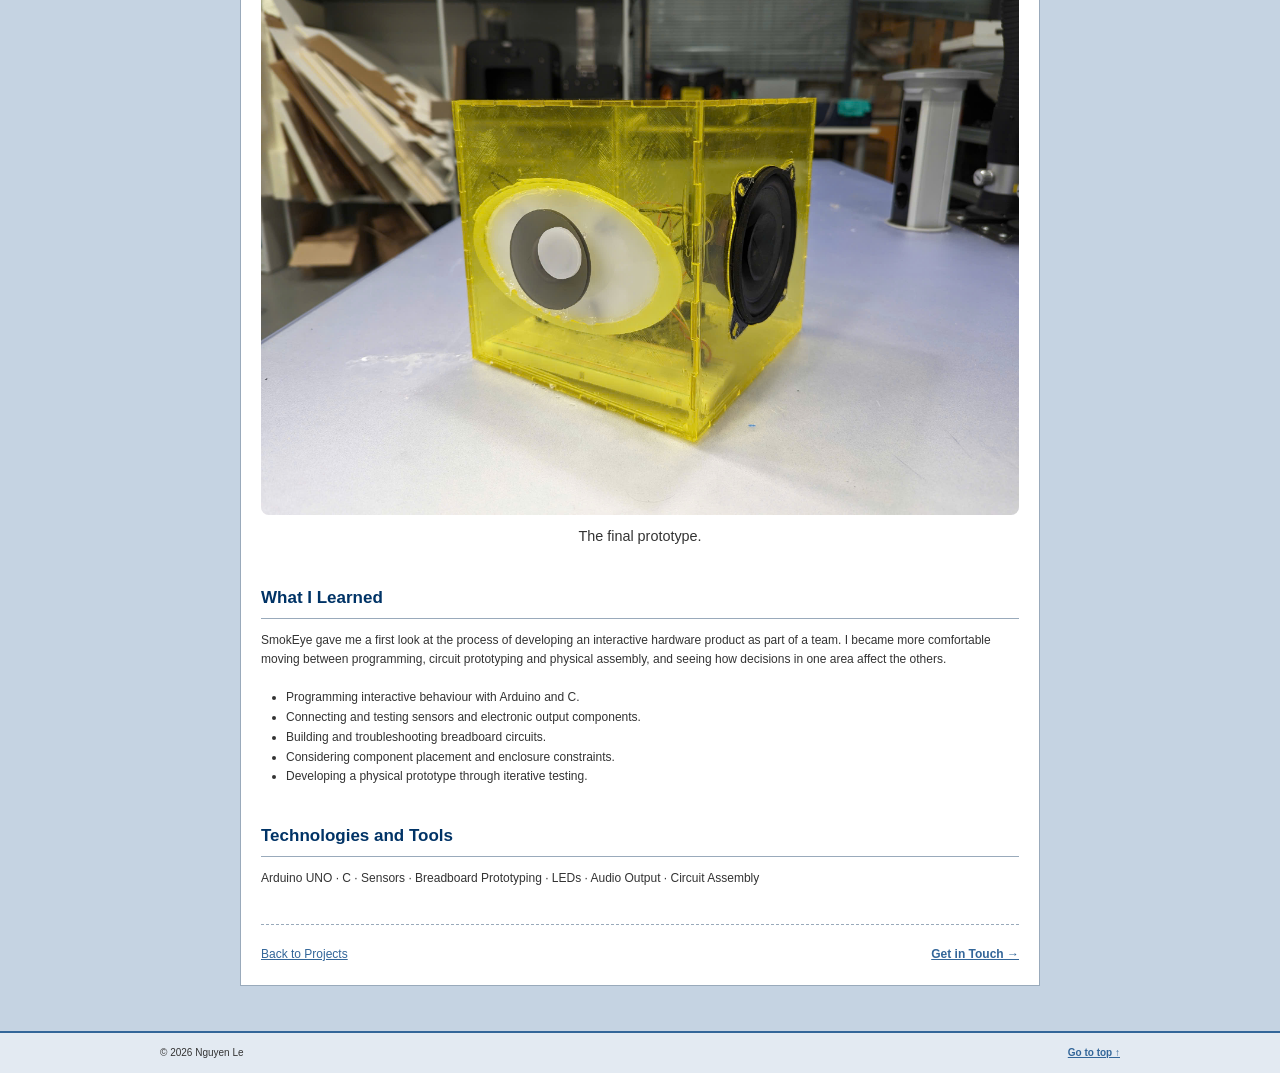
<file: projects/smokeye.html>
<!DOCTYPE html>
<html lang="en">
<head>
    <meta charset="UTF-8">
    <meta name="viewport" content="width=device-width, initial-scale=1.0">
    <title>Project | SmokEye</title>
    <link rel="stylesheet" href="../style.css">
</head>
<body>

<header class="site-header" id="header">
    <div class="header-container">
        <a class="brand" href="../index.html">
            <span class="brand-name">Nguyen Le</span>
            <span class="brand-subtitle">Automation and Electrical Engineering Student @ Aalto University</span>
        </a>

        <nav class="navbar" aria-label="Main navigation">
            <a href="../index.html">Home</a>
            <a href="../background.html">Background</a>
            <a href="../projects.html" class="active">Projects</a>
            <a href="../index.html#contact">Contact</a>
        </nav>
    </div>
</header>

<main>

    <section class="article-hero">
        <div class="article-background">
            <img
                src="../assets/images/smokeye-proto-assembled.jpg"
                alt="Completed SmokEye interactive electronic device"
            >
        </div>
        <div class="article-overlay"></div>

        <div class="article-hero-content">
            <p class="eyebrow">ELECTRONICS · GROUP PROJECT · 2023</p>
            <h1>SmokEye — Interactive Smoking Deterrent Device</h1>
            <p class="lead">
                An interactive device designed to discourage smoking
                through electronic, visual and audio feedback.
            </p>
        </div>
    </section>

    <article class="article-content">

        <p class="article-meta">
            Aalto University · September–December 2023
        </p>

        <section>
            <h2>Overview</h2>

            <p>
                SmokEye was a group project exploring how an interactive
                electronic device could be used to discourage smoking.
                The idea was to combine sensors, lights and audio output
                into a physical product that could respond to user
                interaction.
            </p>

            <p>
                The project covered several parts of the development
                process, from sketching the initial idea to building
                the electronics and assembling a physical prototype.
                It was an early opportunity for me to work on a device
                where the electronics, programming and physical design
                all had to come together.
            </p>
        </section>

        <section>
            <h2>From Sketch to Prototype</h2>

            <figure class="article-media">
                <img
                    src="../assets/images/smokeye-sketch.jpg"
                    alt="Hand-drawn concept sketch for the SmokEye device"
                    loading="lazy"
                >
                <figcaption>
                    An early hand-drawn sketch exploring the device concept.
                </figcaption>
            </figure>

            <p>
                We started by working out what the device should do
                and how its different components could fit together.
                The initial sketch helped turn the idea into something
                more concrete before moving on to the electronics
                and physical prototype.
            </p>
        </section>

        <section>
            <h2>Electronics and Programming</h2>

            <figure class="article-media">
                <img
                    src="../assets/images/smokeye-breadboard.jpg"
                    alt="SmokEye electronics prototype built on a breadboard"
                    loading="lazy"
                >
                <figcaption>
                    Breadboard prototype used to develop and test the electronics.
                </figcaption>
            </figure>

            <p>
                I worked with an Arduino UNO and C to program the
                interactive behaviour of the device. This involved
                connecting sensors and output components so that
                the device could respond to user input with visual
                and audio feedback.
            </p>
        </section>

        <section>
            <h2>Enclosure and Physical Assembly</h2>

            <figure class="article-media">
                <img
                    src="../assets/images/smokeye-proto-disassembled.jpg"
                    alt="SmokEye enclosure during the assembly process"
                    loading="lazy"
                >
                <figcaption>
                    The enclosure during development, before final assembly.
                </figcaption>
            </figure>

            <p>
                Alongside the electronics, we worked on the physical
                enclosure and assembly of the device. The enclosure was made from laser-cut vinyl sheets that were slotted together and hot-glued.
            </p>

            <figure class="article-media">
                <img
                    src="../assets/images/smokeye-proto-assembled.jpg"
                    alt="Assembled SmokEye prototype"
                    loading="lazy"
                >
                <figcaption>
                    The final prototype.
                </figcaption>
            </figure>

        </section>

        <section>
            <h2>What I Learned</h2>

            <p>
                SmokEye gave me a first look at the process of
                developing an interactive hardware product as part
                of a team. I became more comfortable moving between
                programming, circuit prototyping and physical
                assembly, and seeing how decisions in one area
                affect the others.
            </p>

            <ul>
                <li>Programming interactive behaviour with Arduino and C.</li>
                <li>Connecting and testing sensors and electronic output components.</li>
                <li>Building and troubleshooting breadboard circuits.</li>
                <li>Considering component placement and enclosure constraints.</li>
                <li>Developing a physical prototype through iterative testing.</li>
            </ul>
        </section>

        <section>
            <h2>Technologies and Tools</h2>

            <p>
                Arduino UNO · C · Sensors · Breadboard Prototyping ·
                LEDs · Audio Output · Circuit Assembly
            </p>
        </section>

        <div class="article-end">
            <a href="../projects.html" class="button">Back to Projects</a>
            <a href="../index.html#contact" class="text-link">Get in Touch →</a>
        </div>

    </article>

</main>

<footer class="site-footer">
    <div class="footer-container">
        <span>© <span data-year></span> Nguyen Le</span>
        <a href="#">Go to top ↑</a>
    </div>
</footer>

<script src="../script.js" defer></script>
</body>
</html>
</file>
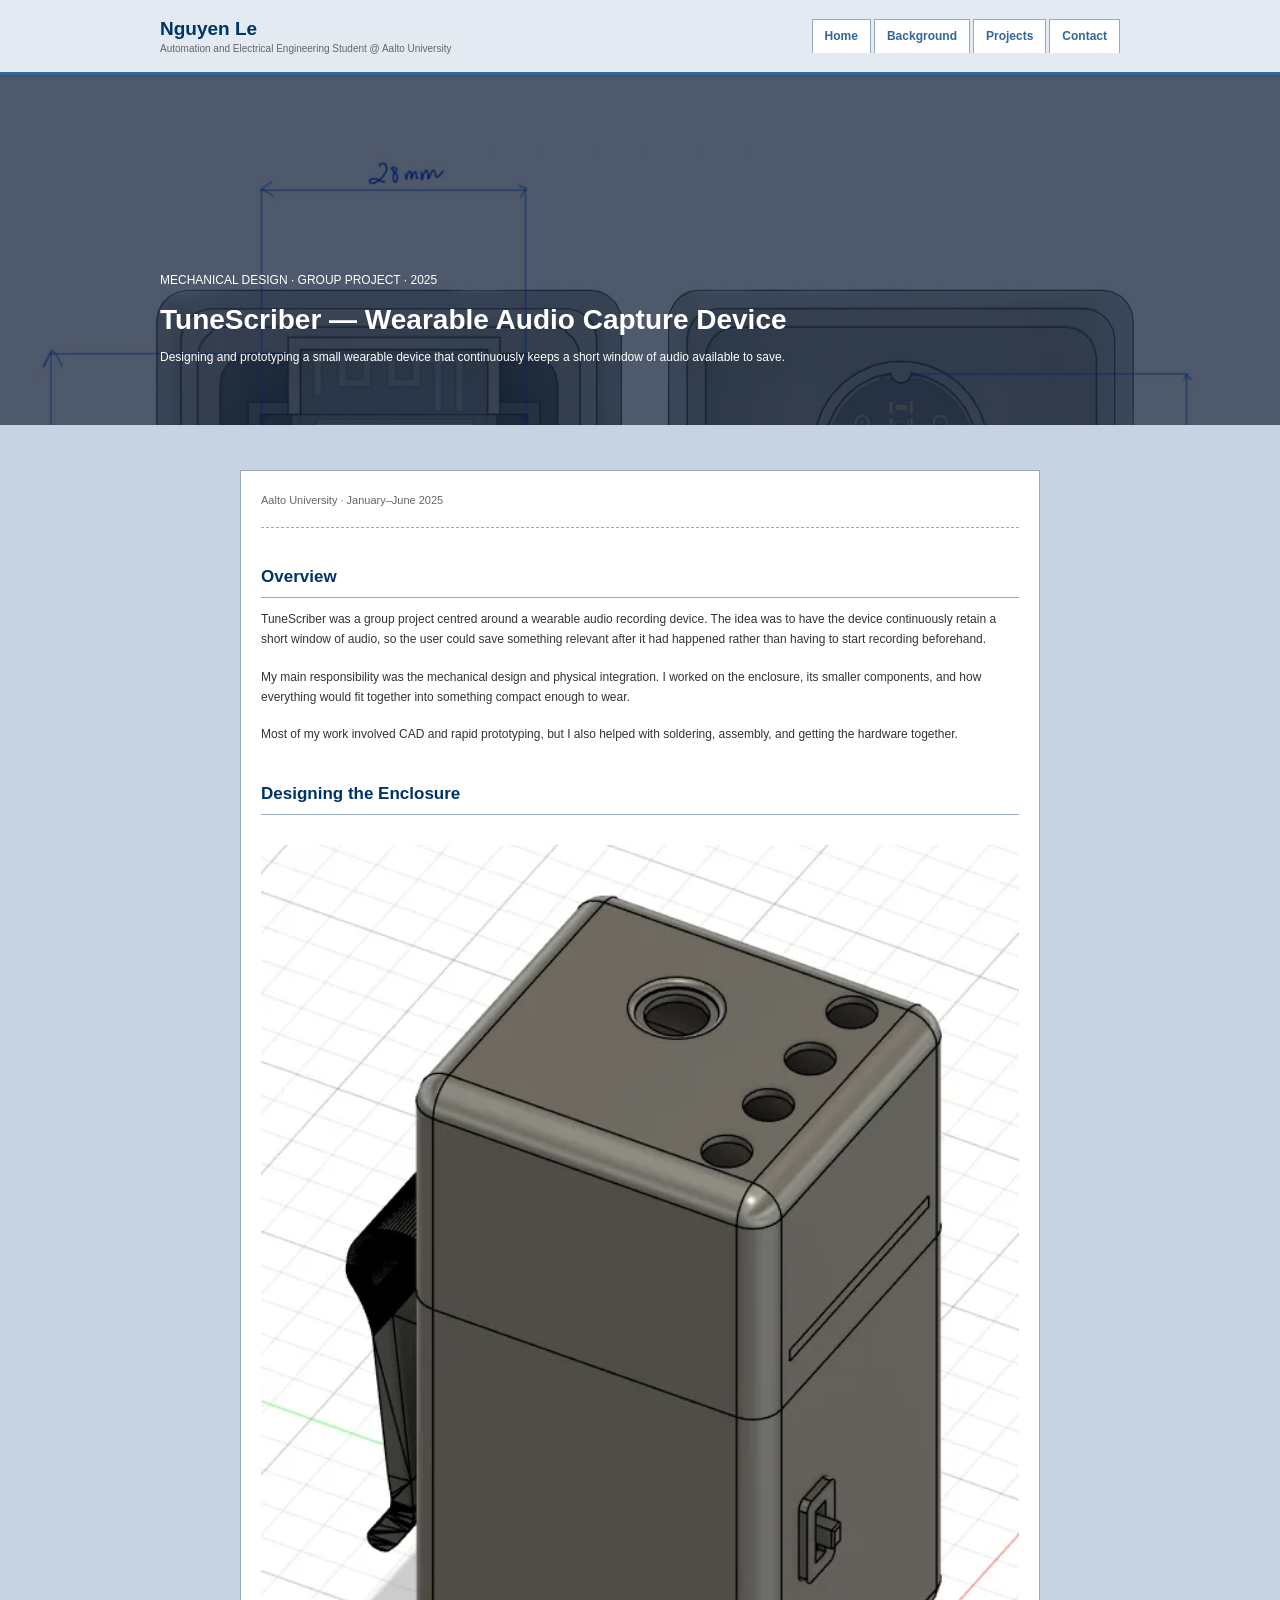
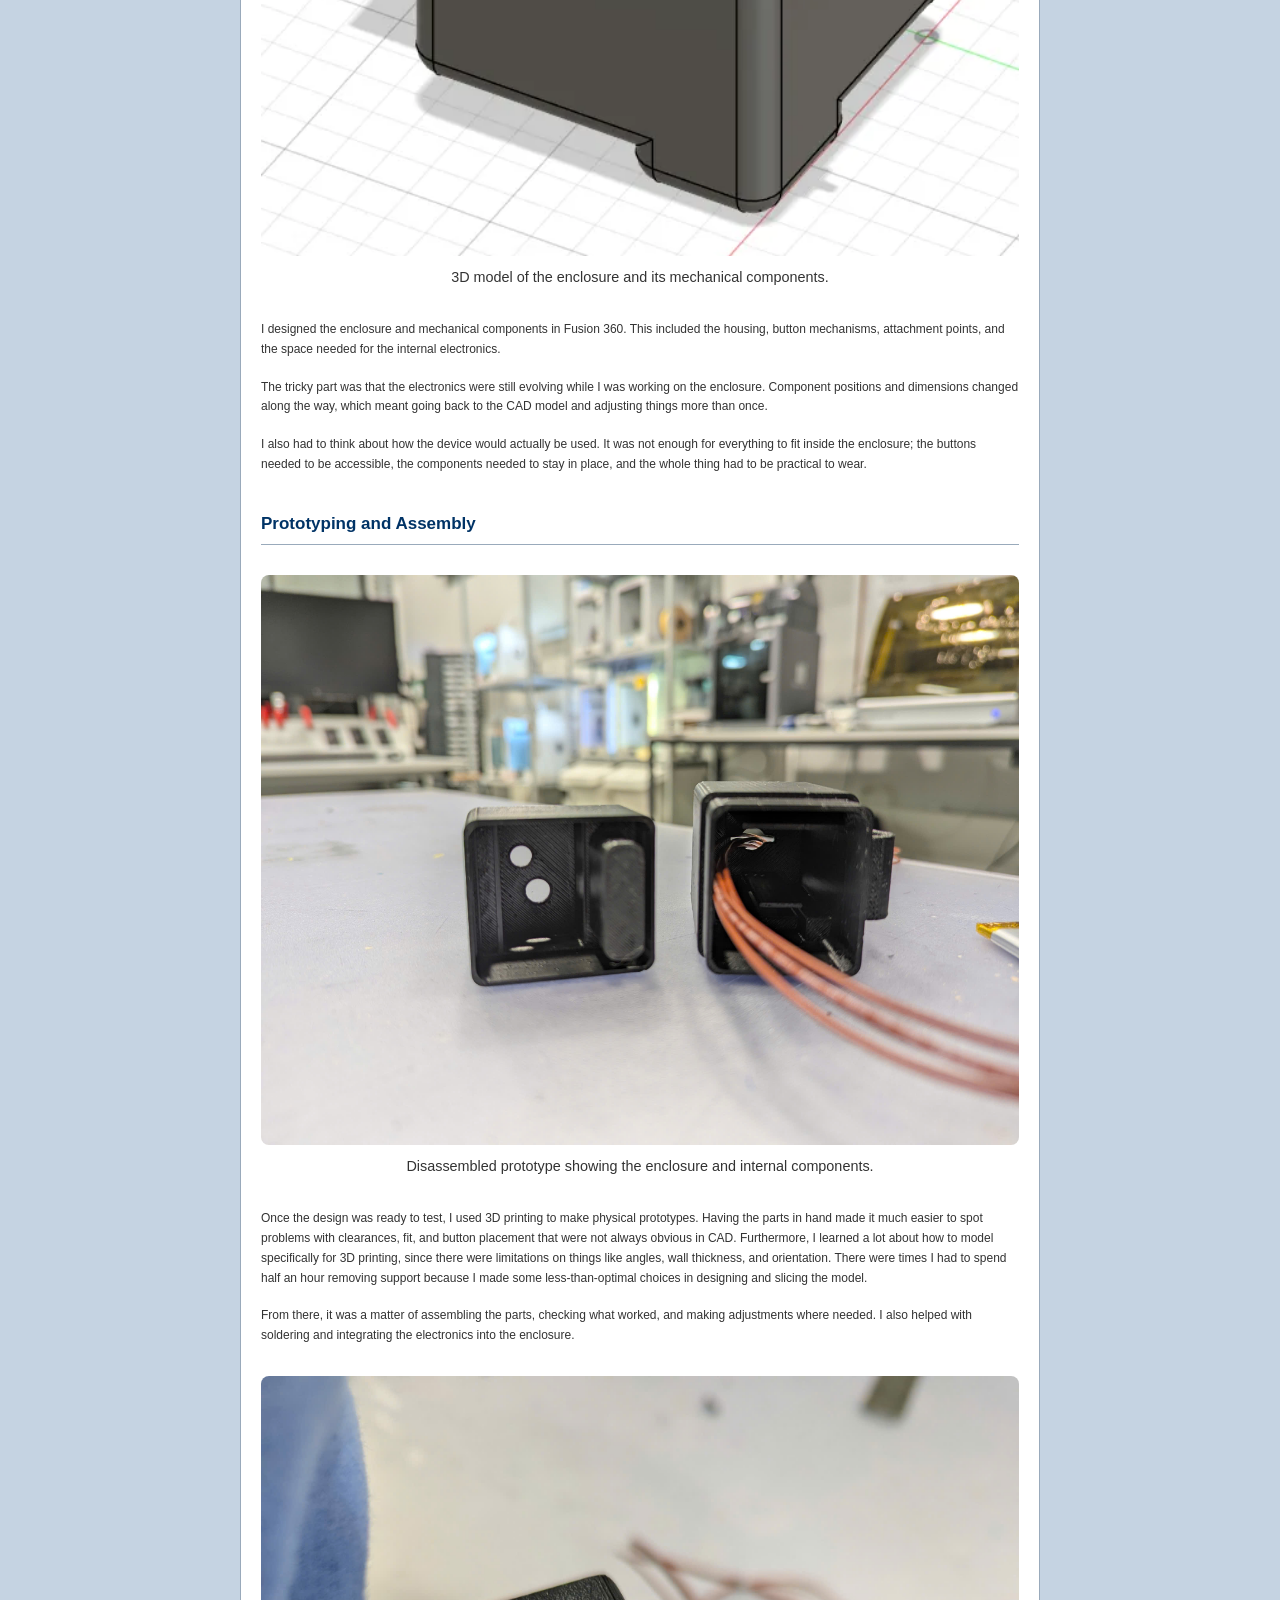
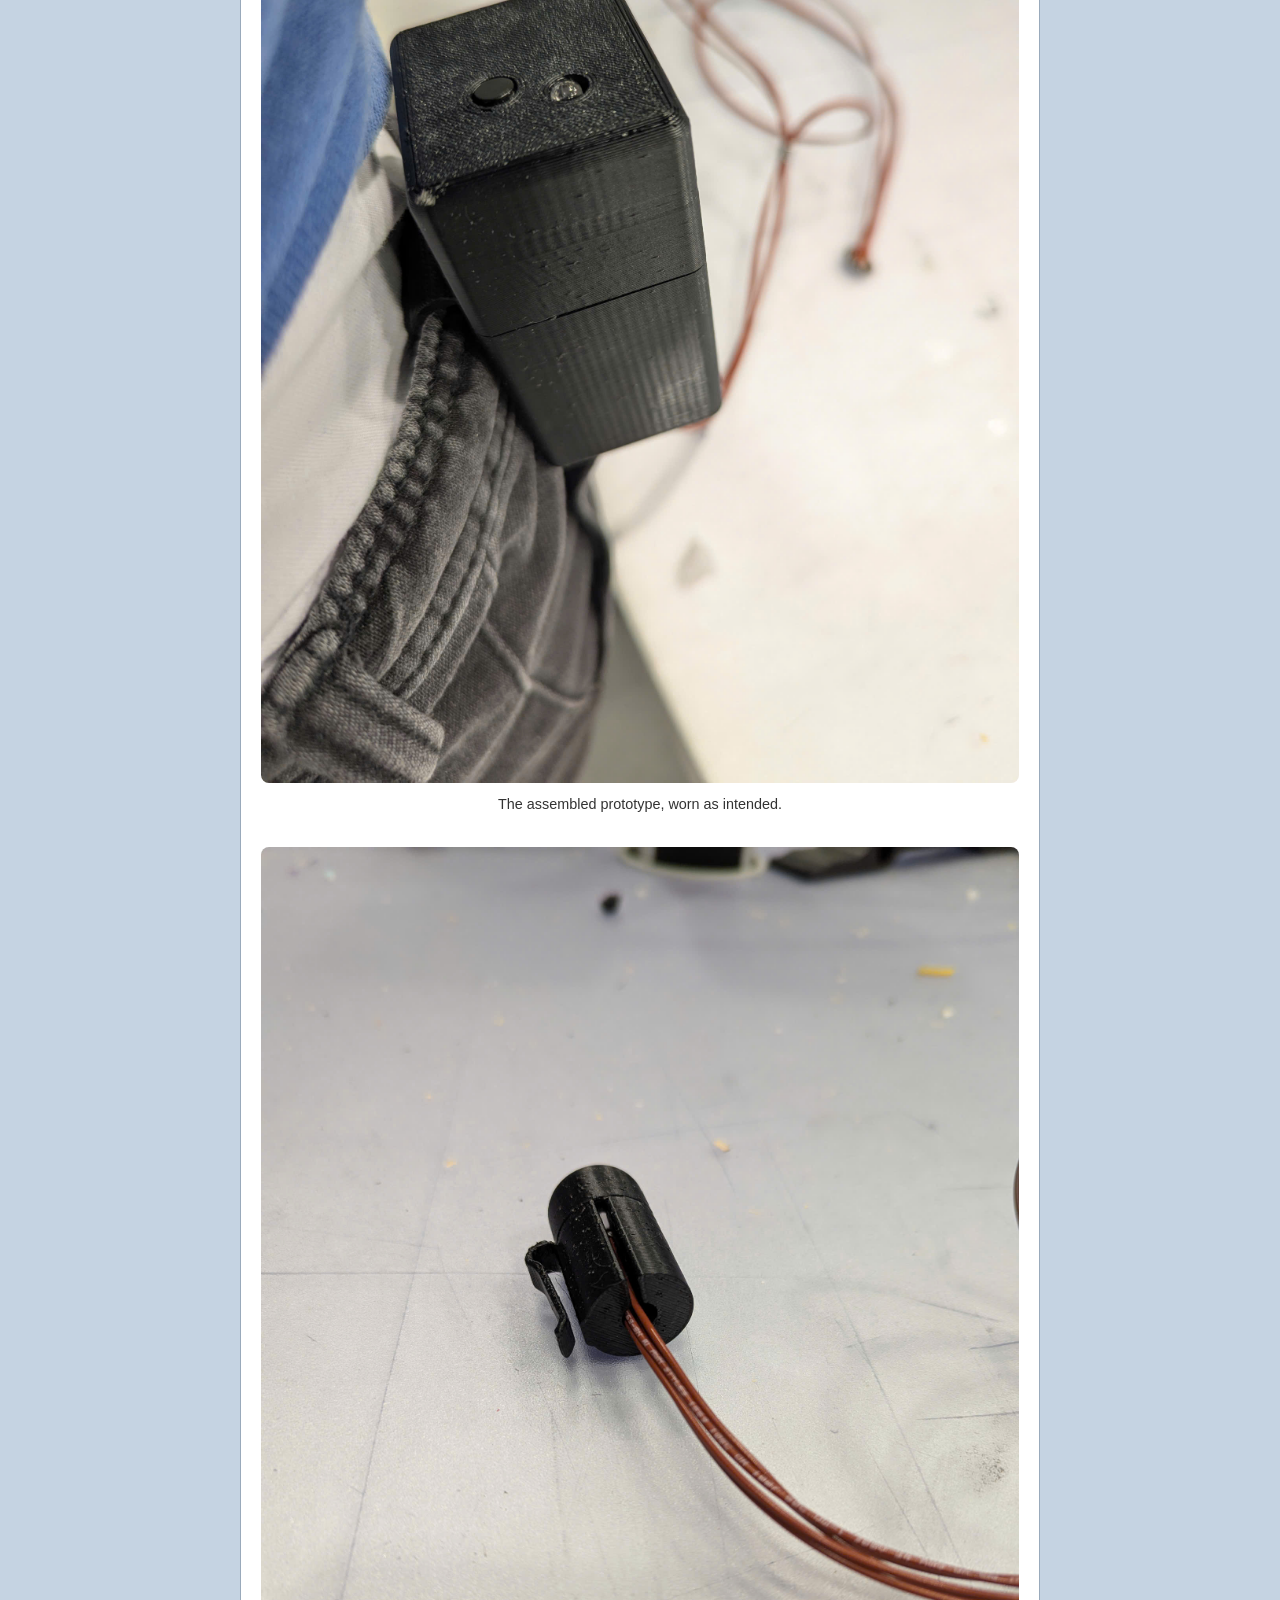
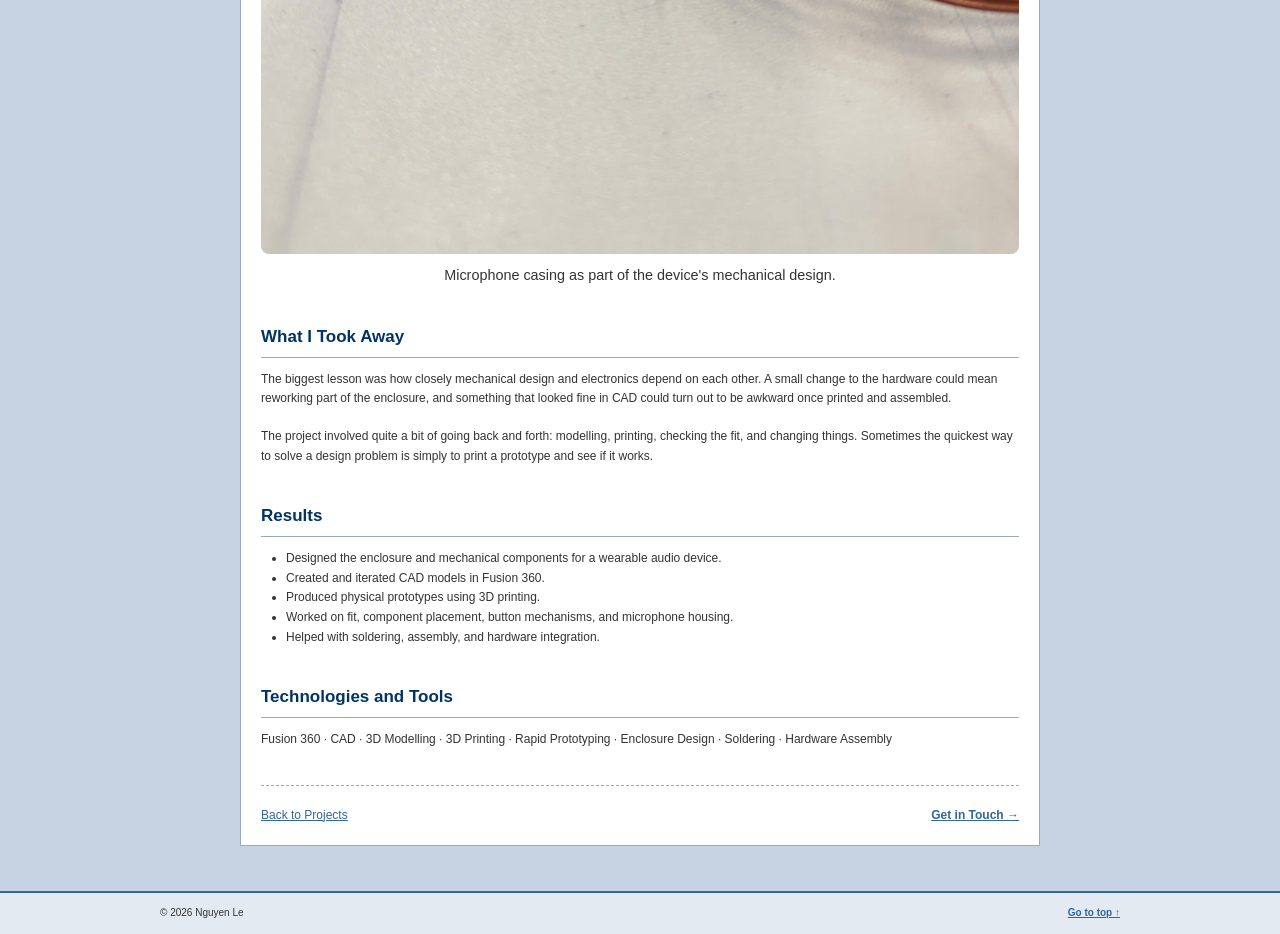
<file: projects/tunescriber.html>
<!DOCTYPE html>
<html lang="en">
<head>
    <meta charset="UTF-8">
    <meta name="viewport" content="width=device-width, initial-scale=1.0">
    <title>Project | TuneScriber</title>
    <link rel="stylesheet" href="../style.css">
</head>
<body>

<header class="site-header" id="header">
    <div class="header-container">
        <a class="brand" href="../index.html">
            <span class="brand-name">Nguyen Le</span>
            <span class="brand-subtitle">Automation and Electrical Engineering Student @ Aalto University</span>
        </a>

        <nav class="navbar" aria-label="Main navigation">
            <a href="../index.html">Home</a>
            <a href="../background.html">Background</a>
            <a href="../projects.html">Projects</a>
            <a href="../index.html#contact">Contact</a>
        </nav>
    </div>
</header>

<main>

    <section class="article-hero">
        <div class="article-background">
            <img
                src="../assets/images/tunescriber-sketch.jpg"
                alt="TuneScriber wearable audio recording prototype worn on the body"
            >
        </div>
        <div class="article-overlay"></div>

        <div class="article-hero-content">
            <p class="eyebrow">MECHANICAL DESIGN · GROUP PROJECT · 2025</p>
            <h1>TuneScriber — Wearable Audio Capture Device</h1>
            <p class="lead">
                Designing and prototyping a small wearable device
                that continuously keeps a short window of audio
                available to save.
            </p>
        </div>
    </section>

    <article class="article-content">

        <p class="article-meta">
            Aalto University · January–June 2025
        </p>

        <section>
            <h2>Overview</h2>

            <p>
                TuneScriber was a group project centred around a
                wearable audio recording device. The idea was to
                have the device continuously retain a short window
                of audio, so the user could save something relevant
                after it had happened rather than having to start
                recording beforehand.
            </p>

            <p>
                My main responsibility was the mechanical design
                and physical integration. I worked on the enclosure,
                its smaller components, and how everything would
                fit together into something compact enough to wear.
            </p>

            <p>
                Most of my work involved CAD and rapid prototyping,
                but I also helped with soldering, assembly, and
                getting the hardware together.
            </p>
        </section>

        <section>
            <h2>Designing the Enclosure</h2>

            <figure class="article-media">
                <img
                    src="../assets/images/tunescriber-3d.png"
                    alt="3D CAD model of the TuneScriber enclosure"
                >
                <figcaption>
                    3D model of the enclosure and its mechanical components.
                </figcaption>
            </figure>

            <p>
                I designed the enclosure and mechanical components
                in Fusion 360. This included the housing, button
                mechanisms, attachment points, and the space needed
                for the internal electronics.
            </p>

            <p>
                The tricky part was that the electronics were still
                evolving while I was working on the enclosure.
                Component positions and dimensions changed along
                the way, which meant going back to the CAD model
                and adjusting things more than once.
            </p>

            <p>
                I also had to think about how the device would
                actually be used. It was not enough for everything
                to fit inside the enclosure; the buttons needed
                to be accessible, the components needed to stay
                in place, and the whole thing had to be practical
                to wear.
            </p>
        </section>

        <section>
            <h2>Prototyping and Assembly</h2>

            <figure class="article-media">
                <img
                    src="../assets/images/tunescriber-proto-disassembled.jpg"
                    alt="Disassembled TuneScriber prototype showing its enclosure and internal components"
                >
                <figcaption>
                    Disassembled prototype showing the enclosure
                    and internal components.
                </figcaption>
            </figure>

            <p>
                Once the design was ready to test, I used 3D printing to make physical prototypes. Having the parts in
                hand made it much easier to spot problems with clearances, fit, and button placement that were
                not always obvious in CAD. Furthermore, I learned a lot about how to model specifically for 3D 
                printing, since there were limitations on things like angles, wall thickness, and orientation. There were 
                times I had to spend half an hour removing support because I made some less-than-optimal choices in 
                designing and slicing the model.
            </p>

            <p>
                From there, it was a matter of assembling the parts,
                checking what worked, and making adjustments where
                needed. I also helped with soldering and integrating
                the electronics into the enclosure.
            </p>

            <figure class="article-media">
                <img
                    src="../assets/images/tunescriber-proto-worn.jpg"
                    alt="Assembled TuneScriber wearable prototype being worn on the body"
                >
                <figcaption>
                    The assembled prototype, worn as intended.
                </figcaption>
            </figure>
            
            <figure class="article-media">
                <img
                    src="../assets/images/tunescriber-proto-mic.jpg"
                    alt="Microphone casing designed for the TuneScriber device"
                >
                <figcaption>
                    Microphone casing as part of the device's
                    mechanical design.
                </figcaption>
            </figure>
        </section>

        <section>
            <h2>What I Took Away</h2>

            <p>
                The biggest lesson was how closely mechanical
                design and electronics depend on each other.
                A small change to the hardware could mean
                reworking part of the enclosure, and something
                that looked fine in CAD could turn out to be
                awkward once printed and assembled.
            </p>

            <p>
                The project involved quite a bit of going back
                and forth: modelling, printing, checking the fit,
                and changing things. Sometimes the quickest way to solve a design
                problem is simply to print a prototype and see
                if it works.
            </p>
        </section>

        <section>
            <h2>Results</h2>

            <ul>
                <li>Designed the enclosure and mechanical components for a wearable audio device.</li>
                <li>Created and iterated CAD models in Fusion 360.</li>
                <li>Produced physical prototypes using 3D printing.</li>
                <li>Worked on fit, component placement, button mechanisms, and microphone housing.</li>
                <li>Helped with soldering, assembly, and hardware integration.</li>
            </ul>
        </section>

        <section>
            <h2>Technologies and Tools</h2>

            <p>
                Fusion 360 · CAD · 3D Modelling · 3D Printing ·
                Rapid Prototyping · Enclosure Design · Soldering ·
                Hardware Assembly
            </p>
        </section>

        <div class="article-end">
            <a href="../projects.html" class="button">Back to Projects</a>
            <a href="../index.html#contact" class="text-link">Get in Touch →</a>
        </div>

    </article>

</main>

<footer class="site-footer">
    <div class="footer-container">
        <span>© <span data-year></span> Nguyen Le</span>
        <a href="#">Go to top ↑</a>
    </div>
</footer>

<script src="../script.js" defer></script>
</body>
</html>
</file>
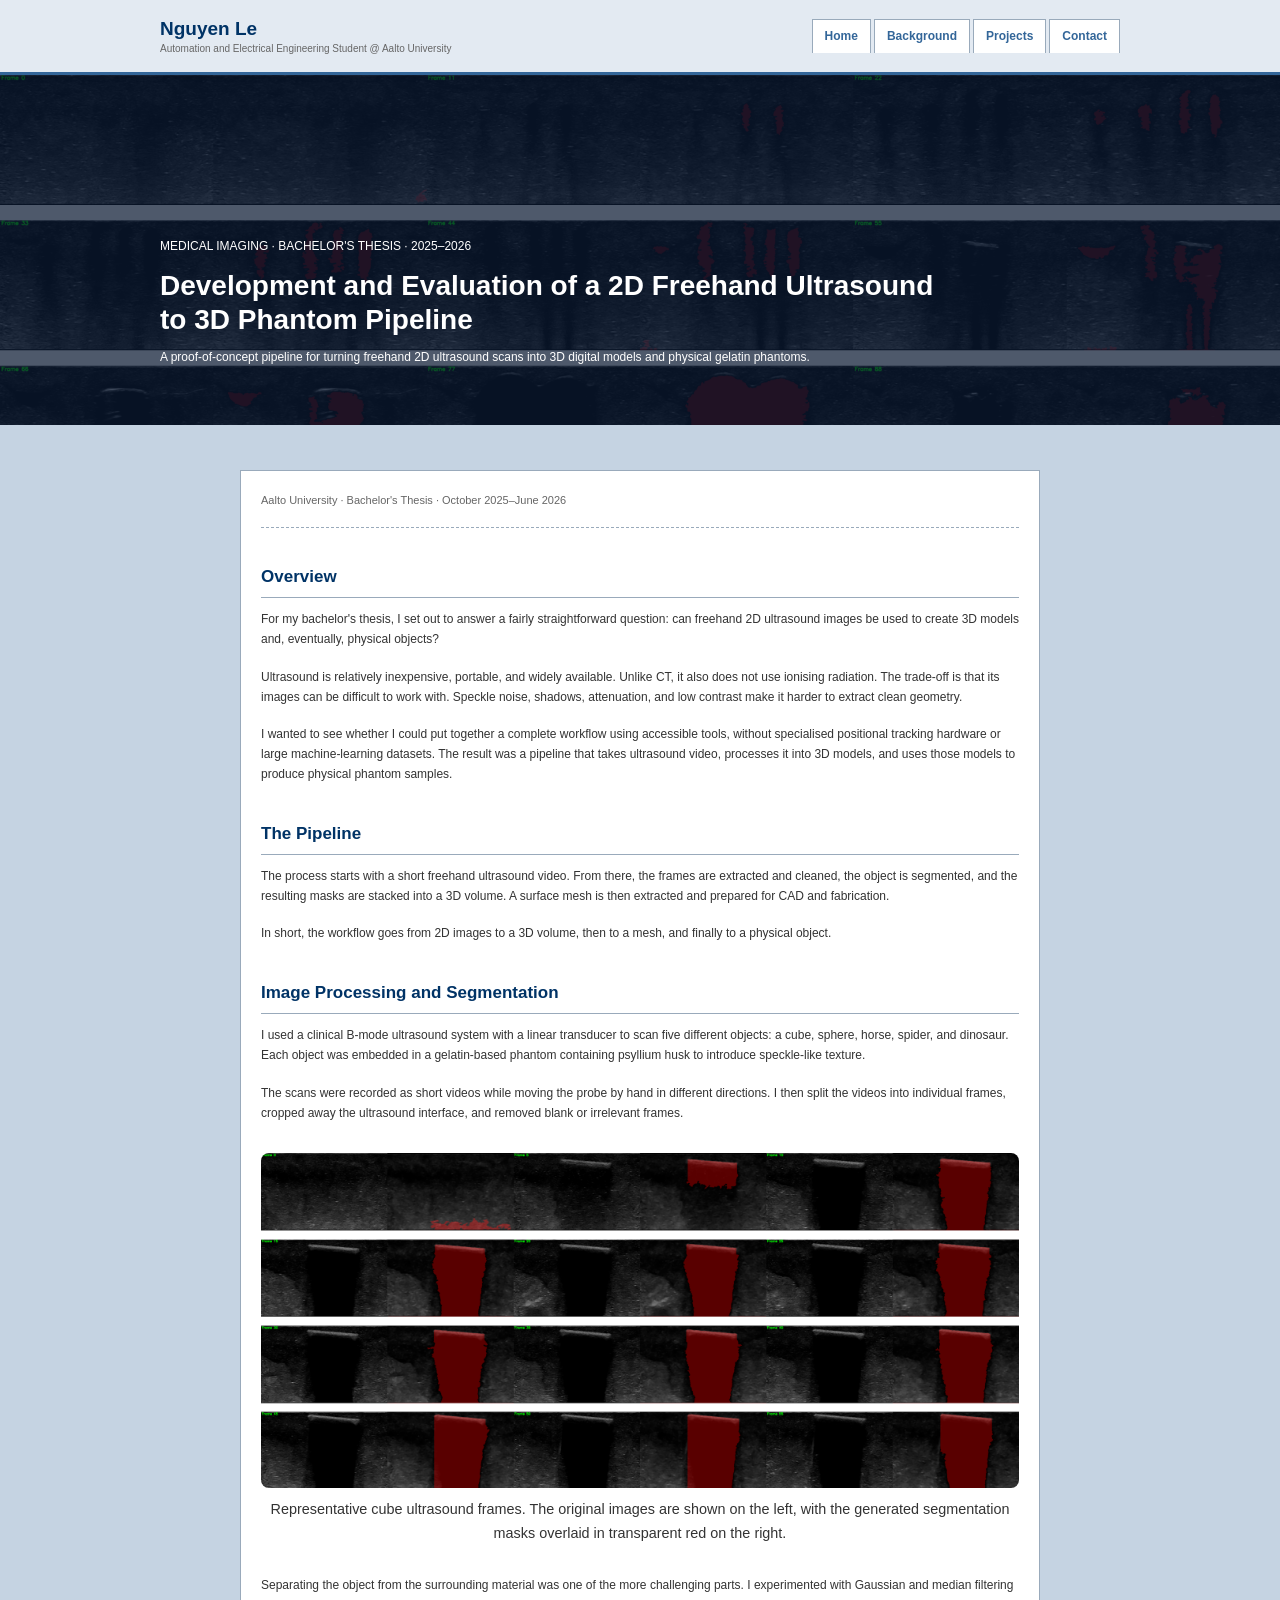
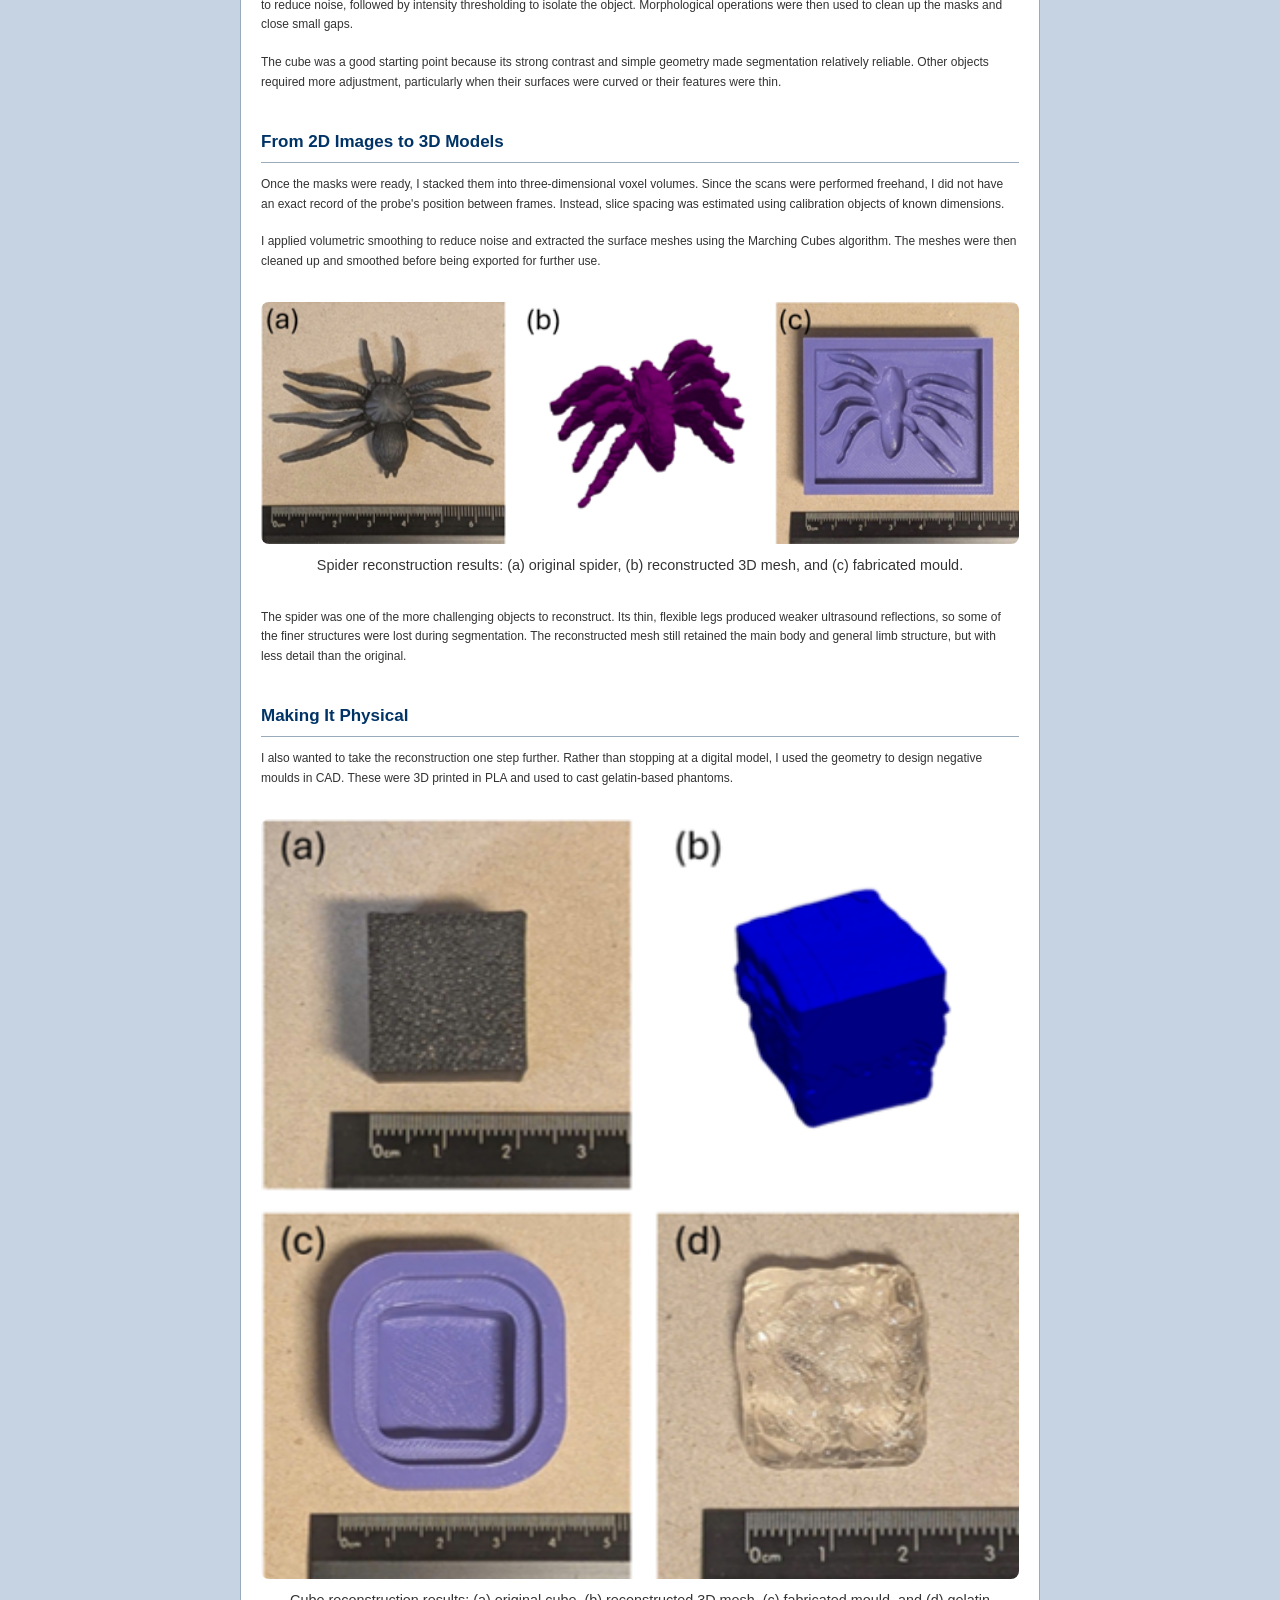
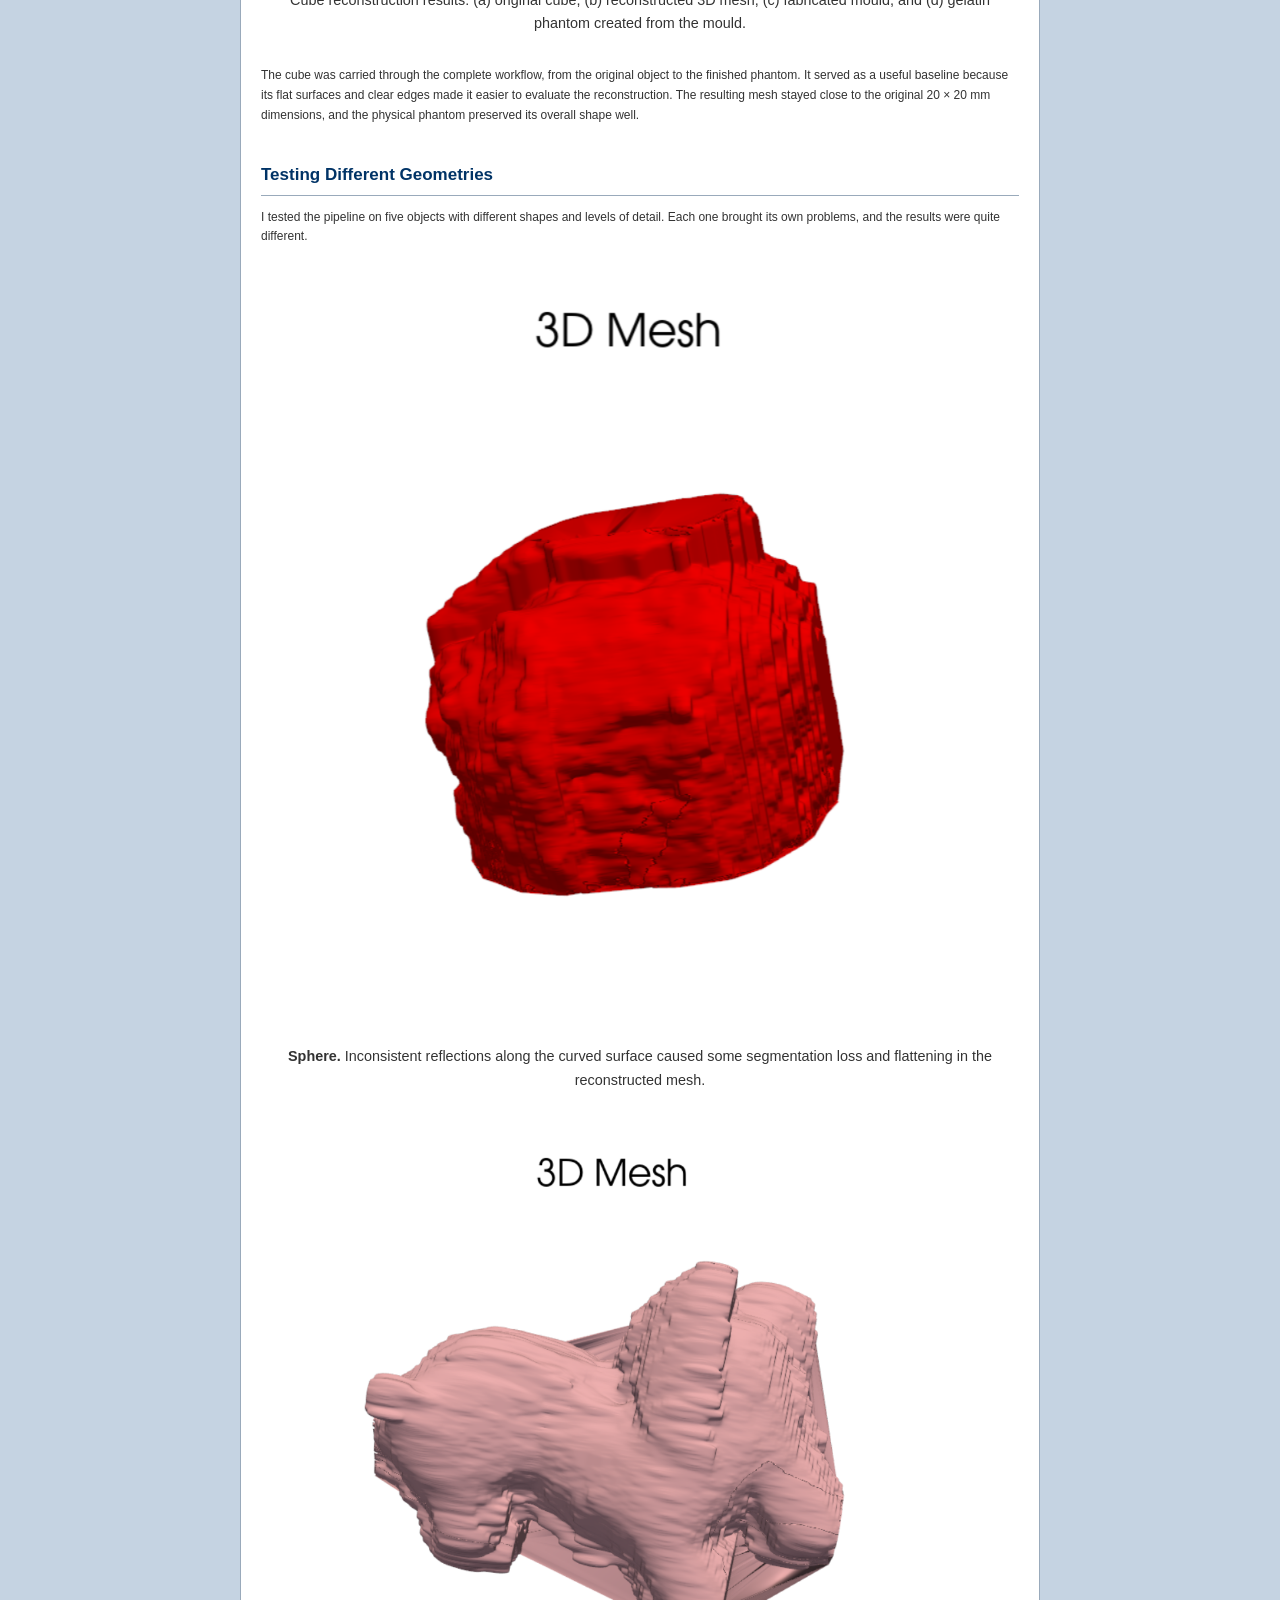
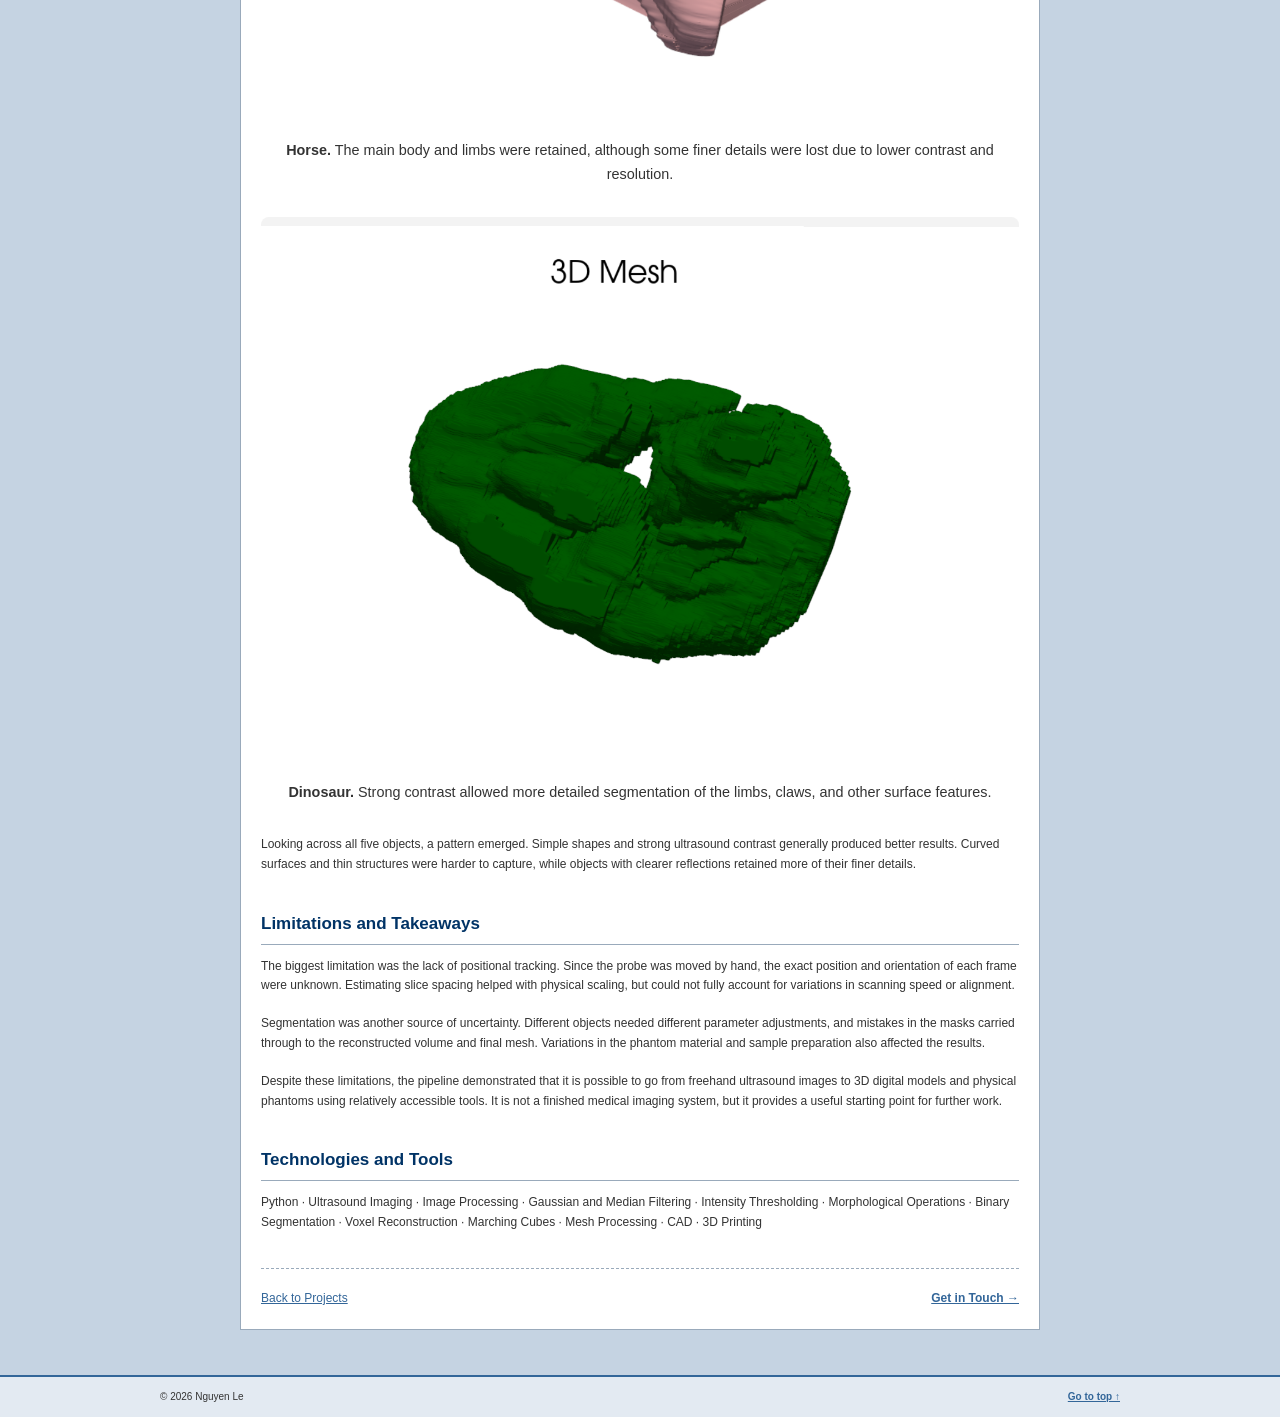
<file: projects/ultrasound-reconstruction.html>
<!DOCTYPE html>
<html lang="en">
<head>
    <meta charset="UTF-8">
    <meta name="viewport" content="width=device-width, initial-scale=1.0">
    <title>Project | Ultrasound 3D Reconstruction</title>
    <link rel="stylesheet" href="../style.css">
</head>
<body>

<header class="site-header" id="header">
    <div class="header-container">
        <a class="brand" href="../index.html">
            <span class="brand-name">Nguyen Le</span>
            <span class="brand-subtitle">Automation and Electrical Engineering Student @ Aalto University</span>
        </a>

        <nav class="navbar" aria-label="Main navigation">
            <a href="../index.html">Home</a>
            <a href="../background.html">Background</a>
            <a href="../projects.html">Projects</a>
            <a href="../index.html#contact">Contact</a>
        </nav>
    </div>
</header>

<main>

    <section class="article-hero">
        <div class="article-background">
            <img
                src="../assets/images/spider_2Dmask_v2.png"
                alt="Spider ultrasound reconstruction, showing the original object, reconstructed mesh and fabricated mould"
            >
        </div>
        <div class="article-overlay"></div>

        <div class="article-hero-content">
            <p class="eyebrow">MEDICAL IMAGING · BACHELOR'S THESIS · 2025–2026</p>
            <h1>Development and Evaluation of a 2D Freehand Ultrasound to 3D Phantom Pipeline</h1>
            <p class="lead">
                A proof-of-concept pipeline for turning freehand 2D
                ultrasound scans into 3D digital models and physical
                gelatin phantoms.
            </p>
        </div>
    </section>

    <article class="article-content">

        <p class="article-meta">
            Aalto University · Bachelor's Thesis · October 2025–June 2026
        </p>

        <section>
            <h2>Overview</h2>

            <p>
                For my bachelor's thesis, I set out to answer a fairly
                straightforward question: can freehand 2D ultrasound
                images be used to create 3D models and, eventually,
                physical objects?
            </p>

            <p>
                Ultrasound is relatively inexpensive, portable, and
                widely available. Unlike CT, it also does not use
                ionising radiation. The trade-off is that its images
                can be difficult to work with. Speckle noise, shadows,
                attenuation, and low contrast make it harder to extract
                clean geometry.
            </p>

            <p>
                I wanted to see whether I could put together a complete
                workflow using accessible tools, without specialised
                positional tracking hardware or large machine-learning
                datasets. The result was a pipeline that takes
                ultrasound video, processes it into 3D models, and
                uses those models to produce physical phantom samples.
            </p>
        </section>

        <section>
            <h2>The Pipeline</h2>

            <p>
                The process starts with a short freehand ultrasound
                video. From there, the frames are extracted and cleaned,
                the object is segmented, and the resulting masks are
                stacked into a 3D volume. A surface mesh is then
                extracted and prepared for CAD and fabrication.
            </p>

            <p>
                In short, the workflow goes from 2D images to a 3D
                volume, then to a mesh, and finally to a physical
                object.
            </p>
        </section>

        <section>
            <h2>Image Processing and Segmentation</h2>

            <p>
                I used a clinical B-mode ultrasound system with a
                linear transducer to scan five different objects:
                a cube, sphere, horse, spider, and dinosaur. Each
                object was embedded in a gelatin-based phantom
                containing psyllium husk to introduce speckle-like
                texture.
            </p>

            <p>
                The scans were recorded as short videos while moving
                the probe by hand in different directions. I then
                split the videos into individual frames, cropped
                away the ultrasound interface, and removed blank
                or irrelevant frames.
            </p>

            <figure class="article-media">
                <img
                    src="../assets/images/cube_2Dmask_v2.png"
                    alt="Cube ultrasound segmentation results, showing original ultrasound frames beside transparent red mask overlays"
                >
                <figcaption>
                    Representative cube ultrasound frames. The original
                    images are shown on the left, with the generated
                    segmentation masks overlaid in transparent red on
                    the right.
                </figcaption>
            </figure>

            <p>
                Separating the object from the surrounding material
                was one of the more challenging parts. I experimented
                with Gaussian and median filtering to reduce noise,
                followed by intensity thresholding to isolate the
                object. Morphological operations were then used to
                clean up the masks and close small gaps.
            </p>

            <p>
                The cube was a good starting point because its strong
                contrast and simple geometry made segmentation
                relatively reliable. Other objects required more
                adjustment, particularly when their surfaces were
                curved or their features were thin.
            </p>
        </section>

        <section>
            <h2>From 2D Images to 3D Models</h2>

            <p>
                Once the masks were ready, I stacked them into
                three-dimensional voxel volumes. Since the scans
                were performed freehand, I did not have an exact
                record of the probe's position between frames.
                Instead, slice spacing was estimated using
                calibration objects of known dimensions.
            </p>

            <p>
                I applied volumetric smoothing to reduce noise and
                extracted the surface meshes using the Marching
                Cubes algorithm. The meshes were then cleaned up
                and smoothed before being exported for further use.
            </p>

            <figure class="article-media">
                <img
                    src="../assets/images/spider-stages.png"
                    alt="Spider reconstruction results showing the original object, reconstructed 3D mesh and fabricated mould"
                >
                <figcaption>
                    Spider reconstruction results: (a) original spider,
                    (b) reconstructed 3D mesh, and (c) fabricated mould.
                </figcaption>
            </figure>

            <p>
                The spider was one of the more challenging objects
                to reconstruct. Its thin, flexible legs produced
                weaker ultrasound reflections, so some of the finer
                structures were lost during segmentation. The
                reconstructed mesh still retained the main body
                and general limb structure, but with less detail
                than the original.
            </p>
        </section>

        <section>
            <h2>Making It Physical</h2>

            <p>
                I also wanted to take the reconstruction one step
                further. Rather than stopping at a digital model,
                I used the geometry to design negative moulds in CAD.
                These were 3D printed in PLA and used to cast
                gelatin-based phantoms.
            </p>

            <figure class="article-media">
                <img
                    src="../assets/images/cube-stages.png"
                    alt="Four stages of the cube pipeline: original cube, reconstructed 3D mesh, 3D-printed mould and finished gelatin phantom"
                >
                <figcaption>
                    Cube reconstruction results: (a) original cube,
                    (b) reconstructed 3D mesh, (c) fabricated mould,
                    and (d) gelatin phantom created from the mould.
                </figcaption>
            </figure>

            <p>
                The cube was carried through the complete workflow,
                from the original object to the finished phantom.
                It served as a useful baseline because its flat
                surfaces and clear edges made it easier to evaluate
                the reconstruction. The resulting mesh stayed close
                to the original 20 × 20 mm dimensions, and the
                physical phantom preserved its overall shape well.
            </p>
        </section>

        <section>
            <h2>Testing Different Geometries</h2>

            <p>
                I tested the pipeline on five objects with different
                shapes and levels of detail. Each one brought its
                own problems, and the results were quite different.
            </p>

            <div class="article-gallery">

                <figure class="article-media">
                    <img
                        src="../assets/images/sphere_3D_v2.png"
                        alt="Reconstructed 3D sphere model"
                    >
                    <figcaption>
                        <strong>Sphere.</strong>
                        Inconsistent reflections along the curved
                        surface caused some segmentation loss and
                        flattening in the reconstructed mesh.
                    </figcaption>
                </figure>

                <figure class="article-media">
                    <img
                        src="../assets/images/horse_3D_v2.png"
                        alt="Reconstructed 3D horse model"
                    >
                    <figcaption>
                        <strong>Horse.</strong>
                        The main body and limbs were retained, although
                        some finer details were lost due to lower
                        contrast and resolution.
                    </figcaption>
                </figure>

                <figure class="article-media">
                    <img
                        src="../assets/images/dino_3D_v2.png"
                        alt="Reconstructed 3D dinosaur model"
                    >
                    <figcaption>
                        <strong>Dinosaur.</strong>
                        Strong contrast allowed more detailed
                        segmentation of the limbs, claws, and
                        other surface features.
                    </figcaption>
                </figure>

            </div>

            <p>
                Looking across all five objects, a pattern emerged.
                Simple shapes and strong ultrasound contrast
                generally produced better results. Curved surfaces
                and thin structures were harder to capture, while
                objects with clearer reflections retained more
                of their finer details.
            </p>
        </section>

        <section>
            <h2>Limitations and Takeaways</h2>

            <p>
                The biggest limitation was the lack of positional
                tracking. Since the probe was moved by hand, the
                exact position and orientation of each frame were
                unknown. Estimating slice spacing helped with
                physical scaling, but could not fully account for
                variations in scanning speed or alignment.
            </p>

            <p>
                Segmentation was another source of uncertainty.
                Different objects needed different parameter
                adjustments, and mistakes in the masks carried
                through to the reconstructed volume and final mesh.
                Variations in the phantom material and sample
                preparation also affected the results.
            </p>

            <p>
                Despite these limitations, the pipeline demonstrated
                that it is possible to go from freehand ultrasound
                images to 3D digital models and physical phantoms
                using relatively accessible tools. It is not a
                finished medical imaging system, but it provides
                a useful starting point for further work.
            </p>
        </section>

        <section>
            <h2>Technologies and Tools</h2>

            <p>
                Python · Ultrasound Imaging · Image Processing ·
                Gaussian and Median Filtering · Intensity Thresholding ·
                Morphological Operations · Binary Segmentation ·
                Voxel Reconstruction · Marching Cubes · Mesh Processing ·
                CAD · 3D Printing
            </p>
        </section>

        <div class="article-end">
            <a href="../projects.html" class="button">Back to Projects</a>
            <a href="../index.html#contact" class="text-link">Get in Touch →</a>
        </div>

    </article>

</main>

<footer class="site-footer">
    <div class="footer-container">
        <span>© <span data-year></span> Nguyen Le</span>
        <a href="#">Go to top ↑</a>
    </div>
</footer>

<script src="../script.js" defer></script>
</body>
</html>
</file>
<file: style.css>
/* =========================================
   1. COLOURS & GLOBAL SETTINGS
========================================= */

:root {
  color-scheme: light dark;

  --blue: #336699;
  --blue-dark: #003366;
  --blue-hover: #477bad;
  --blue-pale: #dce6f1;

  --page-bg: #c5d3e2;
  --header-bg: #e3eaf2;
  --panel-bg: #ffffff;
  --panel-alt: #edf2f7;

  --text: #333333;
  --muted: #666666;
  --border: #99aabb;

  --container-width: 960px;
  --header-height: 72px;
}

* {
  box-sizing: border-box;
}

html {
  scroll-behavior: smooth;
  scroll-padding-top: 100px;
}

body {
  margin: 0;
  background: var(--page-bg);
  color: var(--text);
  font-family: Verdana, Arial, sans-serif;
  font-size: 12px;
  line-height: 1.65;
}

h1,
h2,
h3 {
  font-family: Arial, Helvetica, sans-serif;
}

img {
  display: block;
  max-width: 100%;
}

a {
  color: var(--blue);
  text-decoration: underline;
}

a:visited {
  color: #663399;
}

a:hover {
  color: var(--blue-dark);
  text-decoration: none;
}

button {
  font: inherit;
}

.section-container,
.header-container,
.footer-container {
  width: min(94%, var(--container-width));
  margin: 0 auto;
}

.accent {
  color: var(--blue);
}

.text-link {
  font-weight: bold;
}

/* =========================================
   2. HEADER & NAVIGATION
========================================= */

.site-header {
  position: sticky;
  top: 0;
  z-index: 1000;
  background: var(--header-bg);
  border-bottom: 3px solid var(--blue);
  box-shadow: 0 2px 5px rgba(0, 0, 0, 0.12);
}

.header-container {
  min-height: var(--header-height);
  display: flex;
  align-items: center;
  justify-content: space-between;
  gap: 20px;
  transition: min-height 0.2s ease;
}

.site-header.scrolled .header-container {
  min-height: 58px;
}

.brand {
  display: flex;
  flex-direction: column;
  flex-shrink: 0;
  color: var(--text);
  text-decoration: none;
  line-height: 1.3;
}

.brand-name {
  color: var(--blue-dark);
  font-size: 19px;
  font-weight: bold;
}

.brand-subtitle {
  color: var(--muted);
  font-size: 10px;
}

.navbar {
  display: flex;
  align-items: center;
  flex-wrap: wrap;
  gap: 3px;
}

.navbar a {
  display: inline-block;
  padding: 7px 12px;
  background: var(--panel-bg);
  border: 1px solid var(--border);
  border-bottom: 0;
  color: var(--blue);
  font-family: Arial, sans-serif;
  font-size: 12px;
  font-weight: bold;
  text-decoration: none;
}

.navbar a:hover,
.navbar a.active {
  background: var(--blue);
  color: #ffffff;
}

/* =========================================
   3. HOME PAGE - INTRO
========================================= */

.home-intro {
  display: flex;
  align-items: flex-start;
  justify-content: space-between;
  gap: 18px;
  padding-top: 35px;
  padding-bottom: 35px;
}

.intro-text,
.intro-photo {
  background: var(--panel-bg);
  border: 1px solid var(--border);
}

.intro-text {
  flex: 1 1 55%;
  min-width: 0;
  padding: 20px;
}

.intro-text h1 {
  margin: 0 0 16px;
  color: var(--blue-dark);
  font-family: Arial, Helvetica, sans-serif;
  font-size: 24px;
  line-height: 1.3;
}

.intro-text p {
  margin: 0 0 18px;
  line-height: 1.7;
}

.intro-text p:last-child {
  margin-bottom: 0;
}

.intro-photo {
  flex: 0 1 38%;
  min-width: 220px;
  padding: 8px;
  text-align: center;
}

.profile-image {
  width: 100%;
  height: 300px;
  object-fit: cover;
  background: var(--panel-alt);
  border: 1px solid var(--border);
}

.image-caption {
  margin: 8px 0 0;
  color: var(--muted);
  font-size: 10px;
  font-style: italic;
}

/* ========================================
   4. HOME PAGE - FEATURED
======================================== */

.featured-section {
  margin-bottom: 24px;
}

.featured-grid {
  display: grid;
  grid-template-columns: repeat(3, minmax(0, 1fr));
  gap: 14px;
  padding: 14px;
}

.featured-project {
  min-width: 0;
  overflow: hidden;
  background: var(--panel-bg);
  color: var(--panel-text);
  border: 1px solid var(--border);
  box-shadow: 2px 2px 0 var(--shadow);
}

.featured-project > a {
  display: block;
  padding: 8px 8px 0;
}

.featured-project img {
  display: block;
  width: 100%;
  aspect-ratio: 4 / 3;
  object-fit: cover;
  border: 1px solid var(--border);
}

.featured-project-content {
  padding: 10px;
}

.featured-project h3 {
  margin: 0 0 5px;
  font-size: 14px;
}

.featured-project h3 a {
  color: var(--blue);
}

.featured-project p {
  margin: 6px 0 0;
  font-size: 12px;
  line-height: 1.5;
}

.project-meta {
  color: var(--muted);
  font-size: 11px !important;
}

/* =========================================
   5. HOME PAGE - CONTACTS
========================================= */

.contact-section {
  padding: 25px 0;
}

.contact-container {
  padding: 0 16px 16px;
  background: var(--panel-bg);
  border: 1px solid var(--border);
}

.contact-container h2 {
  margin: 0 -16px 15px;
  padding: 8px 12px;
  background: var(--blue);
  color: #ffffff;
  font-family: Arial, sans-serif;
  font-size: 14px;
}

.contact-container p {
  margin: 6px 0;
}

.contact-container a {
  overflow-wrap: anywhere;
}

/* =========================================
   6. SECTIONS AND HEADINGS
========================================= */

.section {
  padding: 45px 0;
}

.section-muted {
  background: var(--panel-alt);
  border-top: 1px solid var(--border);
  border-bottom: 1px solid var(--border);
}

.section-heading {
  margin-bottom: 18px;
}

.section-heading h2 {
  margin: 0;
  padding: 8px 12px;
  background: var(--blue);
  color: #ffffff;
  font-family: Arial, sans-serif;
  font-size: 15px;
}

.section-heading p {
  margin: 8px 0 0;
  color: var(--muted);
}

.page-intro {
  padding: 25px 0;
}

.page-intro h1 {
  display: inline-block;
  margin: 0;
  padding: 8px 14px;
  background: var(--blue);
  border: 1px solid var(--blue-dark);
  color: #ffffff;
  font-family: Arial, sans-serif;
  font-size: 23px;
}

/* =========================================
   7. PROJECTS PAGE
========================================= */

.project-list {
  display: flex;
  flex-direction: column;
  gap: 15px;
}

.project-row {
  display: flex;
  align-items: stretch;
  gap: 15px;
  padding: 0;
  background: var(--panel-bg);
  border: 1px solid var(--border);
}

.project-thumbnail {
  flex: 0 0 235px;
  align-self: flex-start;
  display: block;
  margin: 12px 0 12px 12px;
  padding: 4px;
  background: var(--panel-alt);
  border: 1px solid var(--border);
}

.project-thumbnail img {
  width: 100%;
  height: 165px;
  object-fit: cover;
  background: var(--panel-alt);
}

.project-info {
  flex: 1;
  min-width: 0;
  padding: 12px 14px 14px 0;
}

.project-info h2 {
  margin: -12px -14px 9px 0;
  padding: 8px 12px;
  background: var(--blue-pale);
  border-bottom: 1px solid var(--border);
  font-family: Arial, sans-serif;
  font-size: 15px;
}

.project-info h2 a {
  color: var(--blue-dark);
  text-decoration: none;
}

.project-info h2 a:hover {
  text-decoration: underline;
}

.project-meta {
  margin: 0 0 10px;
  color: var(--muted);
  font-size: 10px;
  font-weight: bold;
}

.project-meta span {
  padding: 0 5px;
  color: var(--blue);
}

.project-info > p:not(.project-meta) {
  margin: 0 0 15px;
  line-height: 1.65;
}

/* =========================================
   8. BACKGROUND PAGE
========================================= */

.timeline-layout {
  display: grid;
  grid-template-columns: 0.7fr 1.3fr;
  gap: 35px;
}

.timeline-heading {
  align-self: start;
}

.timeline-heading h2 {
  margin: 0;
  padding: 8px 12px;
  background: var(--blue);
  color: #ffffff;
  font-family: Arial, sans-serif;
  font-size: 15px;
}

.timeline-list {
  display: flex;
  flex-direction: column;
  gap: 20px;
}

.timeline-item {
  padding: 15px;
  background: var(--panel-bg);
  border: 1px solid var(--border);
  border-left: 4px solid var(--blue);
}

.timeline-date {
  color: var(--blue);
  font-size: 10px;
  font-weight: bold;
}

.timeline-item h3 {
  margin: 5px 0;
  color: var(--blue-dark);
  font-size: 14px;
}

.item-subtitle {
  margin: 0 0 10px;
  color: var(--muted);
  font-size: 11px;
  font-style: italic;
}

/* =========================================
   9. PROJECT ARTICLE
========================================= */

.article-hero {
  position: relative;
  display: flex;
  align-items: flex-end;
  min-height: 350px;
  padding: 45px 0;
  overflow: hidden;
  background: #172c4c;
}

.article-background {
  position: absolute;
  inset: 0;
  width: 100%;
  height: 100%;
  object-fit: cover;
}

.article-overlay {
  position: absolute;
  inset: 0;
  background: rgba(10, 25, 50, 0.72);
}

.article-hero-content {
  position: relative;
  z-index: 1;
  width: min(92%, var(--container-width));
  margin: 0 auto;
  color: #ffffff;
}

.article-hero-content h1 {
  max-width: 800px;
  margin: 10px 0;
  font-family: Arial, sans-serif;
  font-size: 28px;
  line-height: 1.2;
}

.article-hero-content p {
  max-width: 700px;
}

.article-hero-content a {
  color: #c6dcff;
}

.back-link {
  display: inline-block;
  margin-bottom: 18px;
  font-weight: bold;
}

.article-content {
  width: min(92%, 800px);
  margin: 45px auto;
  padding: 20px;
  background: var(--panel-bg);
  border: 1px solid var(--border);
}

.article-meta {
  padding-bottom: 18px;
  border-bottom: 1px dashed var(--border);
  color: var(--muted);
  font-size: 11px;
}

.article-content h2 {
  margin: 35px 0 12px;
  padding-bottom: 6px;
  border-bottom: 1px solid var(--border);
  color: var(--blue-dark);
  font-size: 17px;
}

.article-content h3 {
  margin: 25px 0 10px;
}

.article-content p {
  margin: 0 0 18px;
}

.article-content ul,
.article-content ol {
  padding-left: 25px;
  margin-bottom: 20px;
}

.article-media {
  margin: 30px 0;
  width: 100%;
}

.article-media-grid {
  display: flex;
  align-items: stretch;
  justify-content: center;
  gap: 15px;
  width: 100%;
}

.article-media-grid img {
  display: block;
  height: 300px;
  width: auto;
  max-width: 100%;
  object-fit: contain;
  border-radius: 8px;
}

.article-media > img {
  display: block;
  width: 100%;
  height: auto;
  border-radius: 8px;
}

.article-video {
  display: block;
  width: 100%;
  aspect-ratio: 16 / 9;
  border: none;
  border-radius: 8px;
  background: #000;
}

.article-media figcaption {
  margin-top: 10px;
  font-size: 0.9rem;
  color: var(--text-muted);
  text-align: center;
}

@media (max-width: 700px) {
  .article-media-grid {
    flex-wrap: wrap;
  }

  .article-media-grid img {
    height: 220px;
    max-width: 100%;
  }
}

.article-end {
  margin-top: 35px;
  padding-top: 20px;
  border-top: 1px dashed var(--border);

  display: flex;
  justify-content: space-between;
  align-items: center;
  gap: 1rem;
}

/* =========================================
   10. FOOTER
========================================= */

.site-footer {
  margin-top: 25px;
  padding: 12px 0;
  background: var(--header-bg);
  border-top: 2px solid var(--blue);
  color: var(--text);
  font-size: 10px;
}

.footer-container {
  display: flex;
  align-items: center;
  justify-content: space-between;
  gap: 15px;
}

.footer-container a {
  font-weight: bold;
}

/* =========================================
   11. DARK MODE
========================================= */

@media (prefers-color-scheme: dark) {
  :root {
    --blue: #8ab9e8;
    --blue-dark: #b3d5f5;
    --blue-hover: #d0e5ff;
    --blue-pale: #263b53;

    --page-bg: #202b39;
    --header-bg: #29394c;
    --panel-bg: #2b3746;
    --panel-alt: #354456;

    --text: #e1e8f0;
    --muted: #bac6d3;
    --border: #61758b;
  }

  a,
  a:visited {
    color: #9bc8f5;
  }

  a:hover {
    color: #d0e5ff;
  }

  .brand-name {
    color: #9bc8f5;
  }

  .navbar a {
    background: var(--panel-bg);
    border-color: var(--border);
    color: #9bc8f5;
  }

  .navbar a:hover,
  .navbar a.active {
    background: var(--blue);
    color: #172536;
  }

  .intro-text h1,
  .project-info h2 a,
  .timeline-item h3,
  .article-content h2 {
    color: var(--blue-dark);
  }

  .project-info h2 {
    background: var(--panel-alt);
    border-color: var(--border);
  }

  .article-overlay {
    background: rgba(5, 12, 25, 0.82);
  }

  .article-hero-content a {
    color: #b9d4ff;
  }

  .article-hero-content p {
    color: #e3eaf4;
  }
}

/* =========================================
   12. RESPONSIVENESS
========================================= */

@media (max-width: 760px) {
  /* Header */

  .header-container {
    min-height: 105px;
    flex-direction: column;
    align-items: flex-start;
    justify-content: center;
    gap: 5px;
    padding-top: 8px;
    padding-bottom: 8px;
  }

  .site-header.scrolled .header-container {
    min-height: 105px;
  }

  .navbar {
    width: 100%;
    flex-wrap: nowrap;
    gap: 3px;
    overflow-x: auto;
    padding-bottom: 3px;
  }

  .navbar a {
    flex-shrink: 0;
  }

  /* Home */

  .home-intro {
    flex-direction: column;
    align-items: stretch;
    gap: 28px;
    padding-top: 25px;
    padding-bottom: 35px;
  }

  .intro-photo {
    width: min(100%, 430px);
    align-self: center;
  }

  .profile-image {
    height: 320px;
  }

  /* Projects */

  .project-row {
    flex-direction: column;
  }

  .project-thumbnail {
    flex: auto;
    width: auto;
    margin: 12px 12px 0;
  }

  .project-thumbnail img {
    height: 210px;
  }

  .project-info {
    padding: 12px;
  }

  .project-info h2 {
    margin: -12px -12px 10px;
  }

  /* Background */

  .timeline-layout {
    grid-template-columns: 1fr;
    gap: 20px;
  }

  /* Article */

  .article-content {
    padding: 20px;
  }
}

/* =========================================
   13. MOBILE SCREENS
========================================= */

@media (max-width: 450px) {
  body {
    font-size: 12px;
  }

  .intro-text {
    padding: 16px;
  }

  .intro-text h1 {
    font-size: 21px;
  }

  .profile-image {
    height: 270px;
  }

  .project-info h2 {
    font-size: 14px;
  }

  .project-meta span {
    padding: 0 2px;
  }

  .footer-container {
    align-items: flex-start;
  }

  .article-hero-content h1 {
    font-size: 23px;
  }
}

/* =========================================
   14. ACCESSIBILITY
========================================= */

@media (prefers-reduced-motion: reduce) {
  html {
    scroll-behavior: auto;
  }

  *,
  *::before,
  *::after {
    transition-duration: 0.01ms !important;
  }
}
</file>
